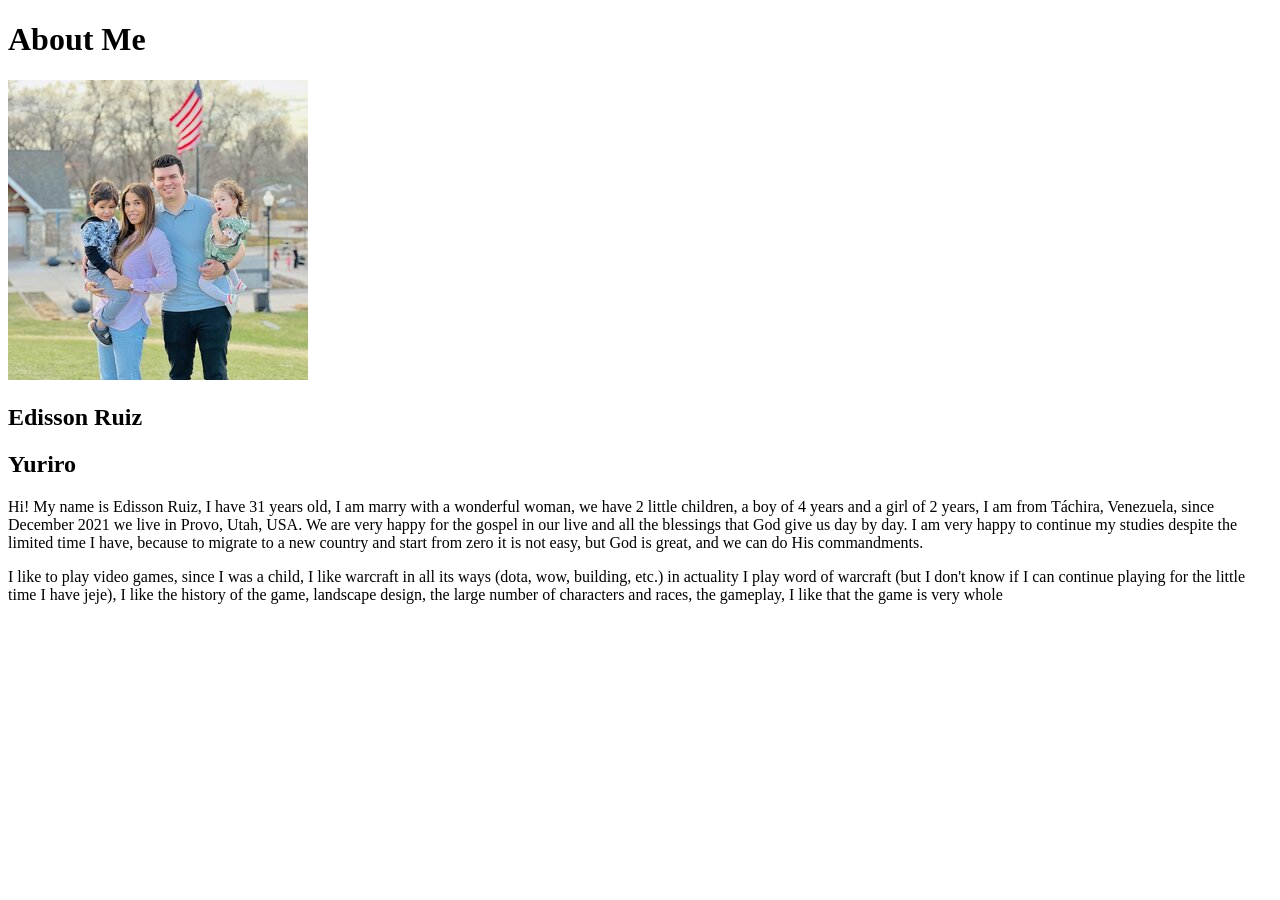
<file: aboutme/index.html>
<!DOCTYPE html>
<html lang="en">
<head>
    <meta charset="UTF-8">
    <meta http-equiv="X-UA-Compatible" content="IE=edge">
    <meta name="viewport" content="width=device-width, initial-scale=1.0">
    <title>All About Me</title>
</head>
<body>
    <h1>About Me</h1>
    <img alt="Image of me and my family?" src="family.jpg">
    <h2>Edisson Ruiz</h2>
    <h2>Yuriro</h2>
    <p>Hi! My name is Edisson Ruiz, I have 31 years old, I am marry with a wonderful woman, we have 2 little children, 
        a boy of 4 years and a girl of 2 years, I am from Táchira, Venezuela, since December 2021 we live in Provo, Utah, 
        USA. We are very happy for the gospel in our live and all the blessings that God give us day by day. 
        I am very happy to continue my studies despite the limited time I have, because to migrate to a new country and 
        start from zero it is not easy, but God is great, and we can do His commandments.</p>
    <p>I like to play video games, since I was a child, I like warcraft in all its ways (dota, wow, building, etc.) 
        in actuality I play word of warcraft (but I don't know if I can continue playing for the little time I have jeje), 
        I like the history of the game, landscape design, the large number of characters and races, the gameplay, 
        I like that the game is very whole</p>
</body>
</html>
</file>
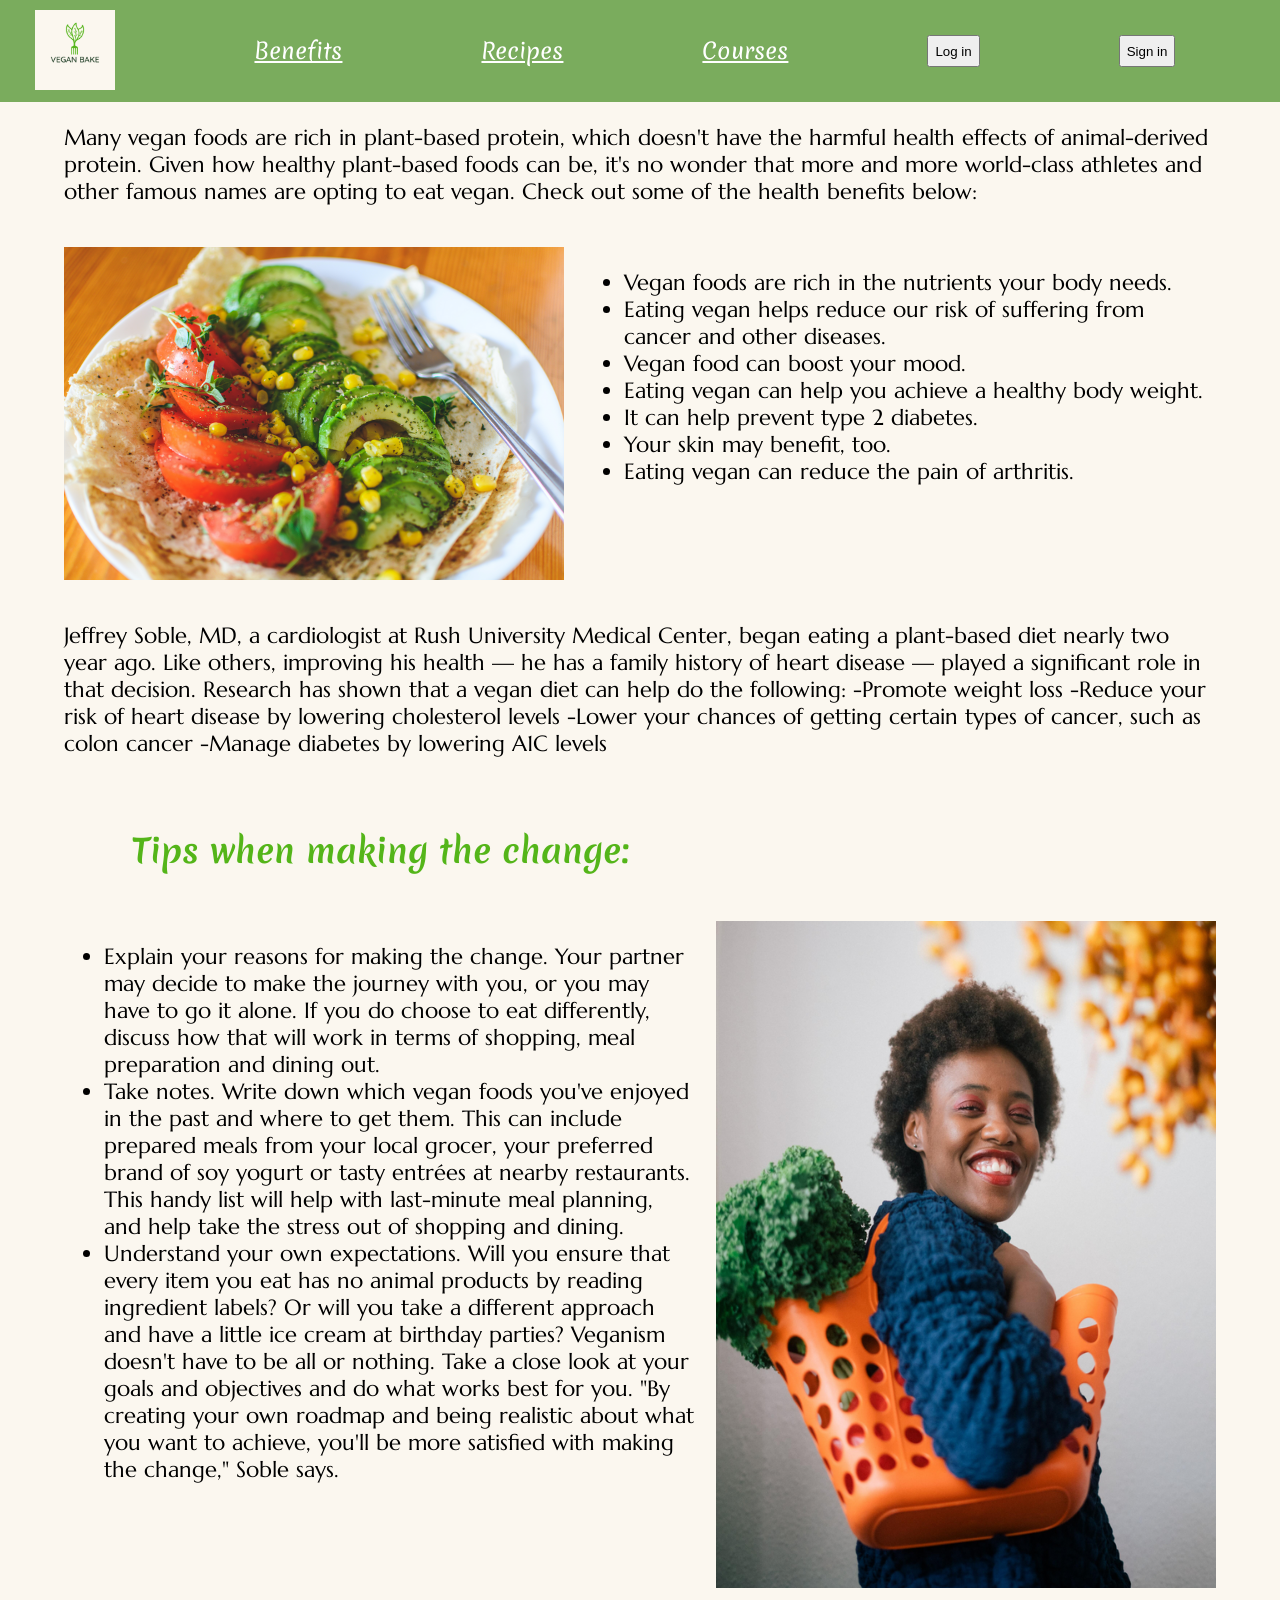
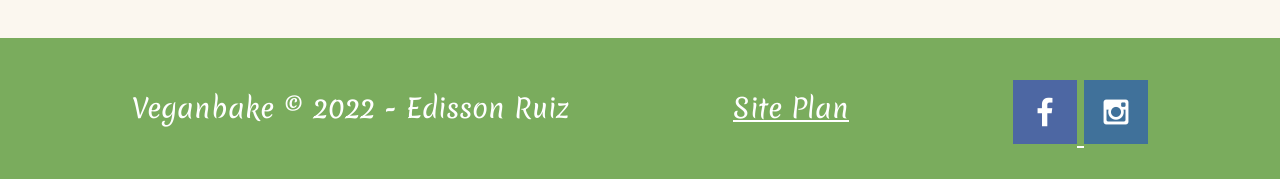
<file: veganbake/index.html>
<!DOCTYPE html>
<html lang="en">
<head>
    <meta charset="UTF-8">
    <meta http-equiv="X-UA-Compatible" content="IE=edge">
    <meta name="viewport" content="width=device-width, initial-scale=1.0">
    <title>Veganbake</title>
    <link rel="stylesheet" href="styles/styles.css">
    <script>
        // Get the modal
        var modal = document.getElementById('id01');
        
        // When the user clicks anywhere outside of the modal, close it
        window.onclick = function(event) {
            if (event.target == modal) {
                modal.style.display = "none";
            }
        }
    </script>
</head>
<body>
    <div id="content">
        <header>
            <a id="logo_link" href="index.html">
                <img class="logo" src="images/logo.png" alt="Logo Veganbake">
            </a>
            <nav>
                <a href="index.html">Benefits</a>
                <a href="recipes.html">Recipes</a>
                <a href="courses.html">Courses</a>
                <!-- Button to open the modal login form -->
                <button onclick="document.getElementById('id01').style.display='block'">Log in</button>
                <button class="log-in">Sign in</button>
            </nav>
        </header>

        <main>
            
            <!-- The Modal -->
            <div id="id01" class="modal">
                <span onclick="document.getElementById('id01').style.display='none'"
                class="close" title="Close Modal">&times;</span>
            
                <!-- Modal Content -->
                <form class="modal-content animate" action="/action_page.php">
                <div class="imgcontainer">
                    <img src="images/logo.png" alt="Logo" class="avatar">
                </div>
            
                <div class="container">
                    <label id="uname"><b>Username</b></label>
                    <input type="text" placeholder="Enter Username" name="uname" required>
            
                    <label id="psw"><b>Password</b></label>
                    <input type="password" placeholder="Enter Password" name="psw" required>
            
                    <button class="button_log" type="submit">Login</button>
                    <label>
                    <input type="checkbox" checked="checked" name="remember"> Remember me
                    </label>
                </div>
            
                <div class="container" style="background-color:#f1f1f1">
                    <button type="button" onclick="document.getElementById('id01').style.display='none'" class="cancelbtn">Cancel</button>
                    <span class="psw">Forgot <a href="#">password?</a></span>
                </div>
                </form>
            </div>

            <section class="benefits">
                <P class="first"> Many vegan foods are rich in plant-based protein, which doesn't have the harmful health effects of animal-derived protein. 
                    Given how healthy plant-based foods can be, it's no wonder that more and more world-class athletes and other famous names
                    are opting to eat vegan. Check out some of the health benefits below: </P>
                <img class="food" src="images/food.png" alt="Vengan food">
                <ul class="second">
                    <li>Vegan foods are rich in the nutrients your body needs. </li>
                    <li>Eating vegan helps reduce our risk of suffering from cancer and other diseases.</li>
                    <li>Vegan food can boost your mood. </li>
                    <li>Eating vegan can help you achieve a healthy body weight.</li>
                    <li>It can help prevent type 2 diabetes. </li>
                    <li>Your skin may benefit, too. </li>
                    <li>Eating vegan can reduce the pain of arthritis. </li>
                </ul>
                <p class="third"> Jeffrey Soble, MD, a cardiologist at Rush University Medical Center, began eating a plant-based diet nearly two year ago. 

                    Like others, improving his health — he has a family history of heart disease — played a significant role in that decision.
                    Research has shown that a vegan diet can help do the following: 
            
                    -Promote weight loss
                    -Reduce your risk of heart disease by lowering cholesterol levels 
                    -Lower your chances of getting certain types of cancer, such as colon cancer       
                    -Manage diabetes by lowering A1C levels</p>

                <h2>Tips when making the change: </h2>
                
                <ul class="fourth">
                    <li>Explain your reasons for making the change. Your partner may decide to make the journey with you, or you may have to go it alone.
                        If you do choose to eat differently, discuss how that will work in terms of shopping, meal preparation and dining out.</li>
                    <li>Take notes. 
                        Write down which vegan foods you've enjoyed in the past and where to get them. This can include prepared meals from
                        your local grocer, your preferred brand of soy yogurt or tasty entrées at nearby restaurants. This handy list will help
                        with last-minute meal planning, and help take the stress out of shopping and dining. </li>
                    <li>Understand your own expectations. 
                        Will you ensure that every item you eat has no animal products by reading ingredient labels? Or will you take a different
                        approach and have a little ice cream at birthday parties? Veganism doesn't have to be all or nothing. Take a close look 
                        at your goals and objectives and do what works best for you. "By creating your own roadmap and being realistic about 
                        what you want to achieve, you'll be more satisfied with making the change," Soble says.</li>
                </ul>

                <img class="person" src="images/person.png" alt="Happy person">
            </section>

            <footer>
                <p>Veganbake © 2022 - Edisson Ruiz</p>
                <p><a href="site-plan.html">Site Plan</a></p>
                <div class="social">
                    <a href="http://facebook.com" target="_blank">
                        <img src="images/facebook.png" alt="facebook icon">
                    </a>
                    <a href="https://instagram.com" target="_blank">
                        <img src="images/instagram.png" alt="instagram icon">
                    </a>
                </div>
            </footer>
        </main>
    </div>
</body>
</html>
</file>
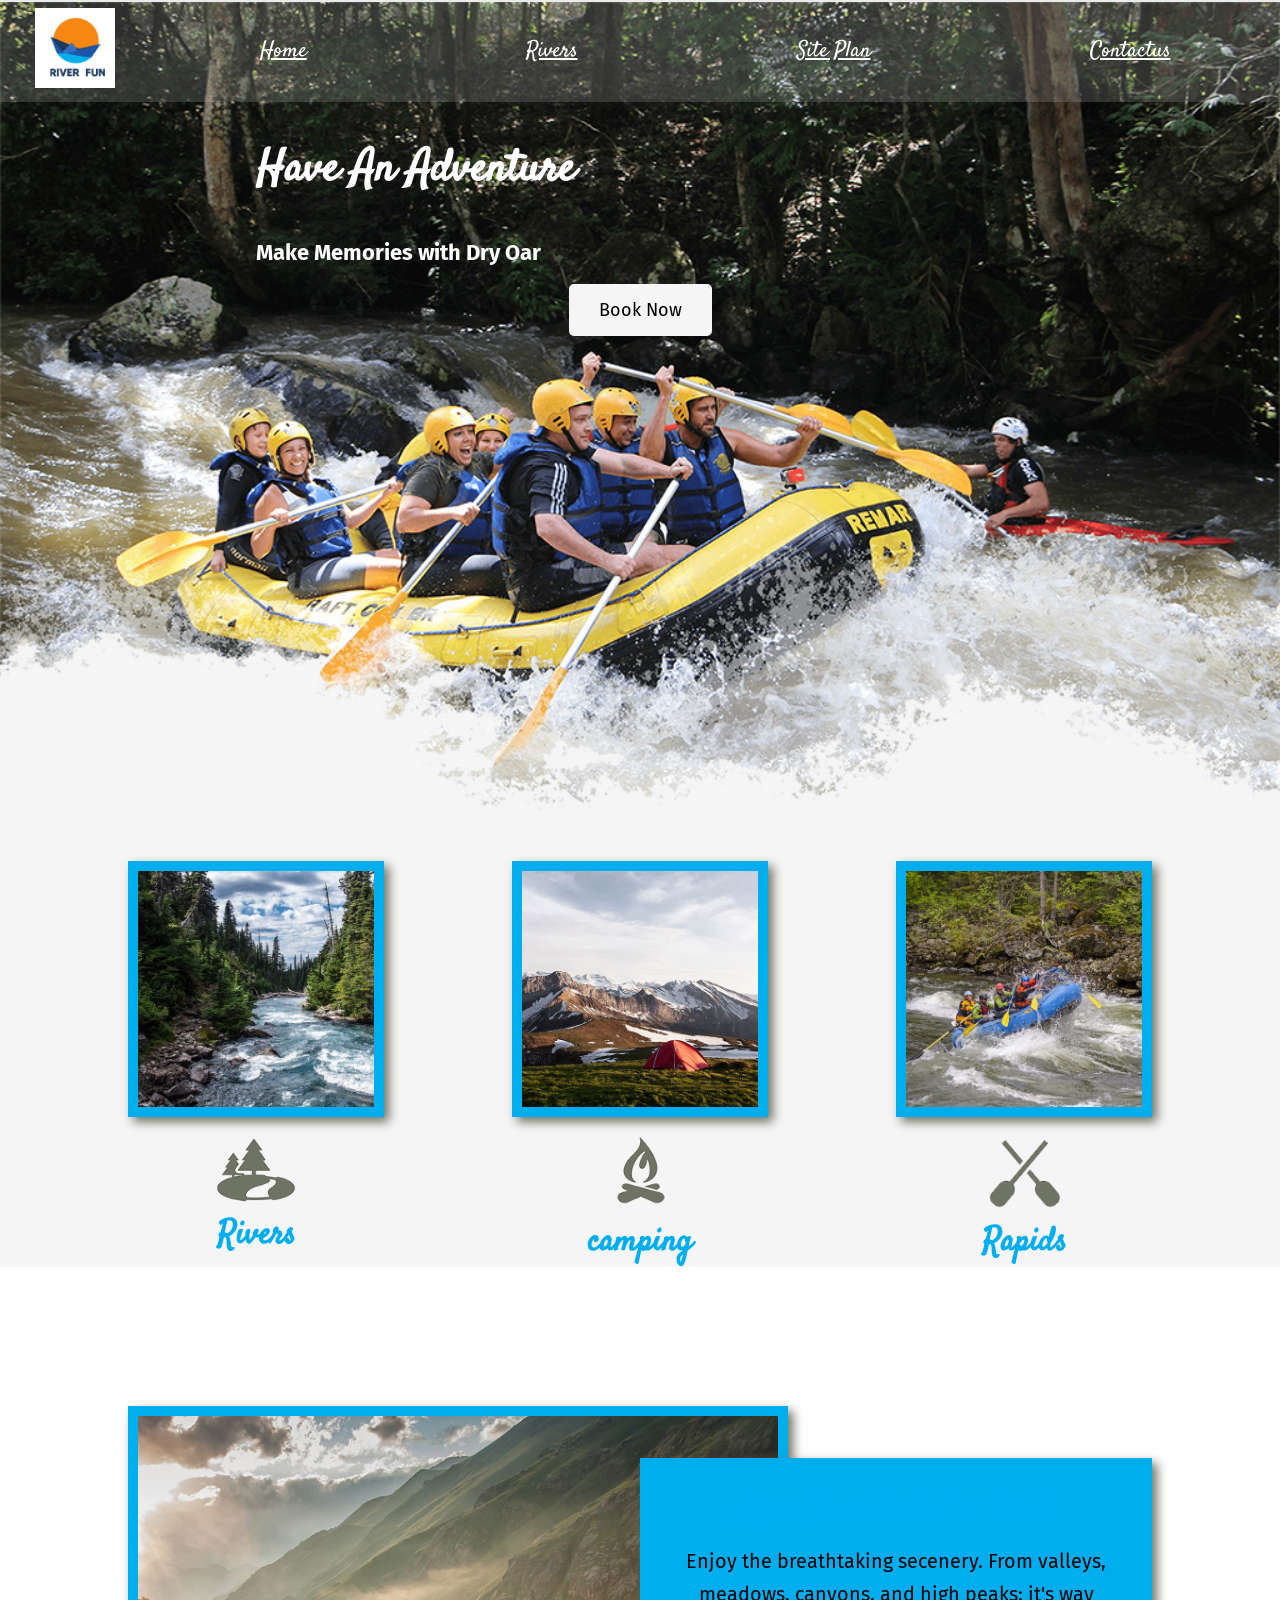
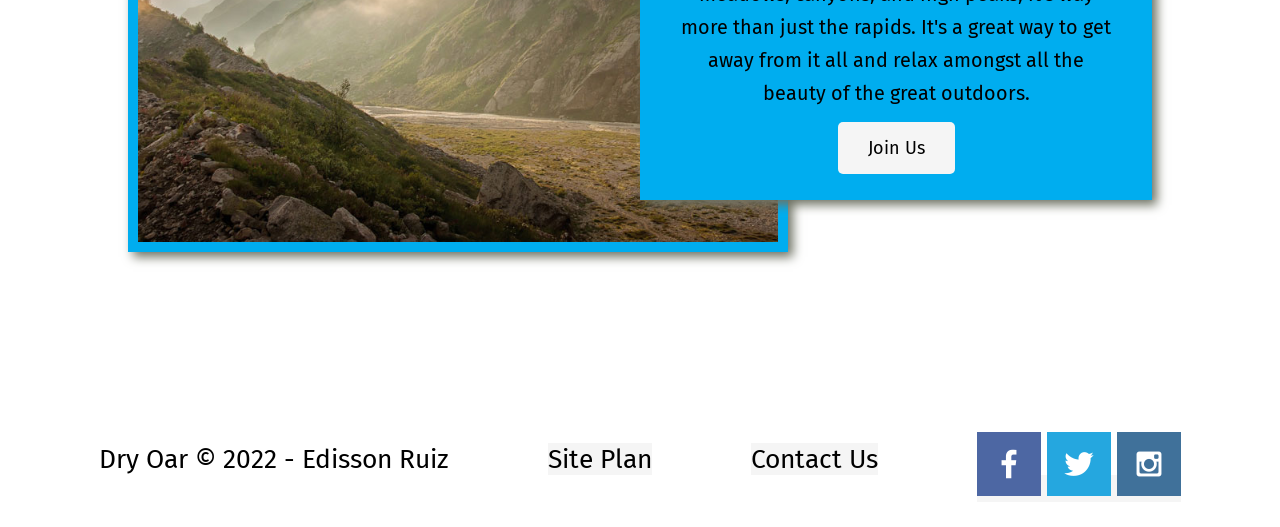
<file: wwr/index.html>
<!DOCTYPE html>
<html lang="en">
<head>
    <meta charset="UTF-8">
    <meta http-equiv="X-UA-Compatible" content="IE=edge">
    <meta name="viewport" content="width=device-width, initial-scale=1.0">
    <title> Dry Oar Boating </title>
    <link rel="stylesheet" href="styles/style.css">
</head>
<body>
    <div id="content">
        <header>
            <a id="logo_link" href="index.html">
                <img class="logo" src="images/logo.png" alt="Dry Oar Logo">
            </a>
            <nav>
                <a href="index.html">Home</a>
                <a href="rivers.html">Rivers</a>
                <a href="site-plan-rafting.html">Site Plan</a>
                <a href="contactus.html">Contactus</a>
            </nav>
        </header>

        <div id="hero">
            <div id="hero-box">
                <img id="hero-img" src="images/hero.png" alt="People enjoying rafting">
            </div>
            <section id="hero-msg">
                <h1 class="home-title">Have An Adventure</h1>
                <h4>Make Memories  with Dry Oar</h4>
                <div class="button-box">
                    <a class="book" href="contactus.html">Book Now</a>
                </div>
            </section>
        </div>

        <main class="home-grid">
            <section class="rivers-card">
                <img class="card-img" src="images/rivers.jpg" alt="river in forest">
                <img class="icon" src="images/river_icon.png" alt="river icon">
                <h2>Rivers</h2>
            </section>
            <section class="camping-card">
                <img class="card-img" src="images/camping.jpg" alt="tent in mountains">
                <img class="icon" src="images/fire_icon.png" alt="fire icon">
                <h2>camping</h2>
            </section>
            <section class="rapids-card">
                <img class="card-img" src="images/rapids.jpg" alt="rafting boat">
                <img class="icon" src="images/oars.png" alt="oars icon">
                <h2>Rapids</h2>
            </section>
            <div id="background"></div>
            <img class="mountains" src="images/mountains.jpg" alt="misty mountains">
            <section class="msg">
                <h2>More Than Just The Thrill</h2>
                <P>Enjoy the breathtaking secenery. From valleys, meadows, canyons, and high peaks; it's way more than just the rapids. It's a great way to get away from it all and relax amongst all the beauty of the great outdoors.</P>
                <a class="join" href="rivers.html">Join Us</a>
            </section>
        
            <footer>
                <p>Dry Oar © 2022 - Edisson Ruiz</p>
                <p><a href="site-plan-rafting.html">Site Plan</a></p>
                <p><a href="contactus.html">Contact Us</a></p>
                <div class="social">
                    <a href="https://facebook.com" target="_blank">
                        <img src="images/facebook.png" alt="fb icon">
                    </a>
                    <a href="https://twitter.com" target="_blank">
                        <img src="images/twitter.png" alt="twitter icon">
                    </a>
                    <a href="https://instagram.com" target="_blank">
                        <img src="images/instagram.png" alt="instagram icon">
                    </a>
                </div>
            </footer>        
        </main>
    </div>
</body>
</html>
</file>
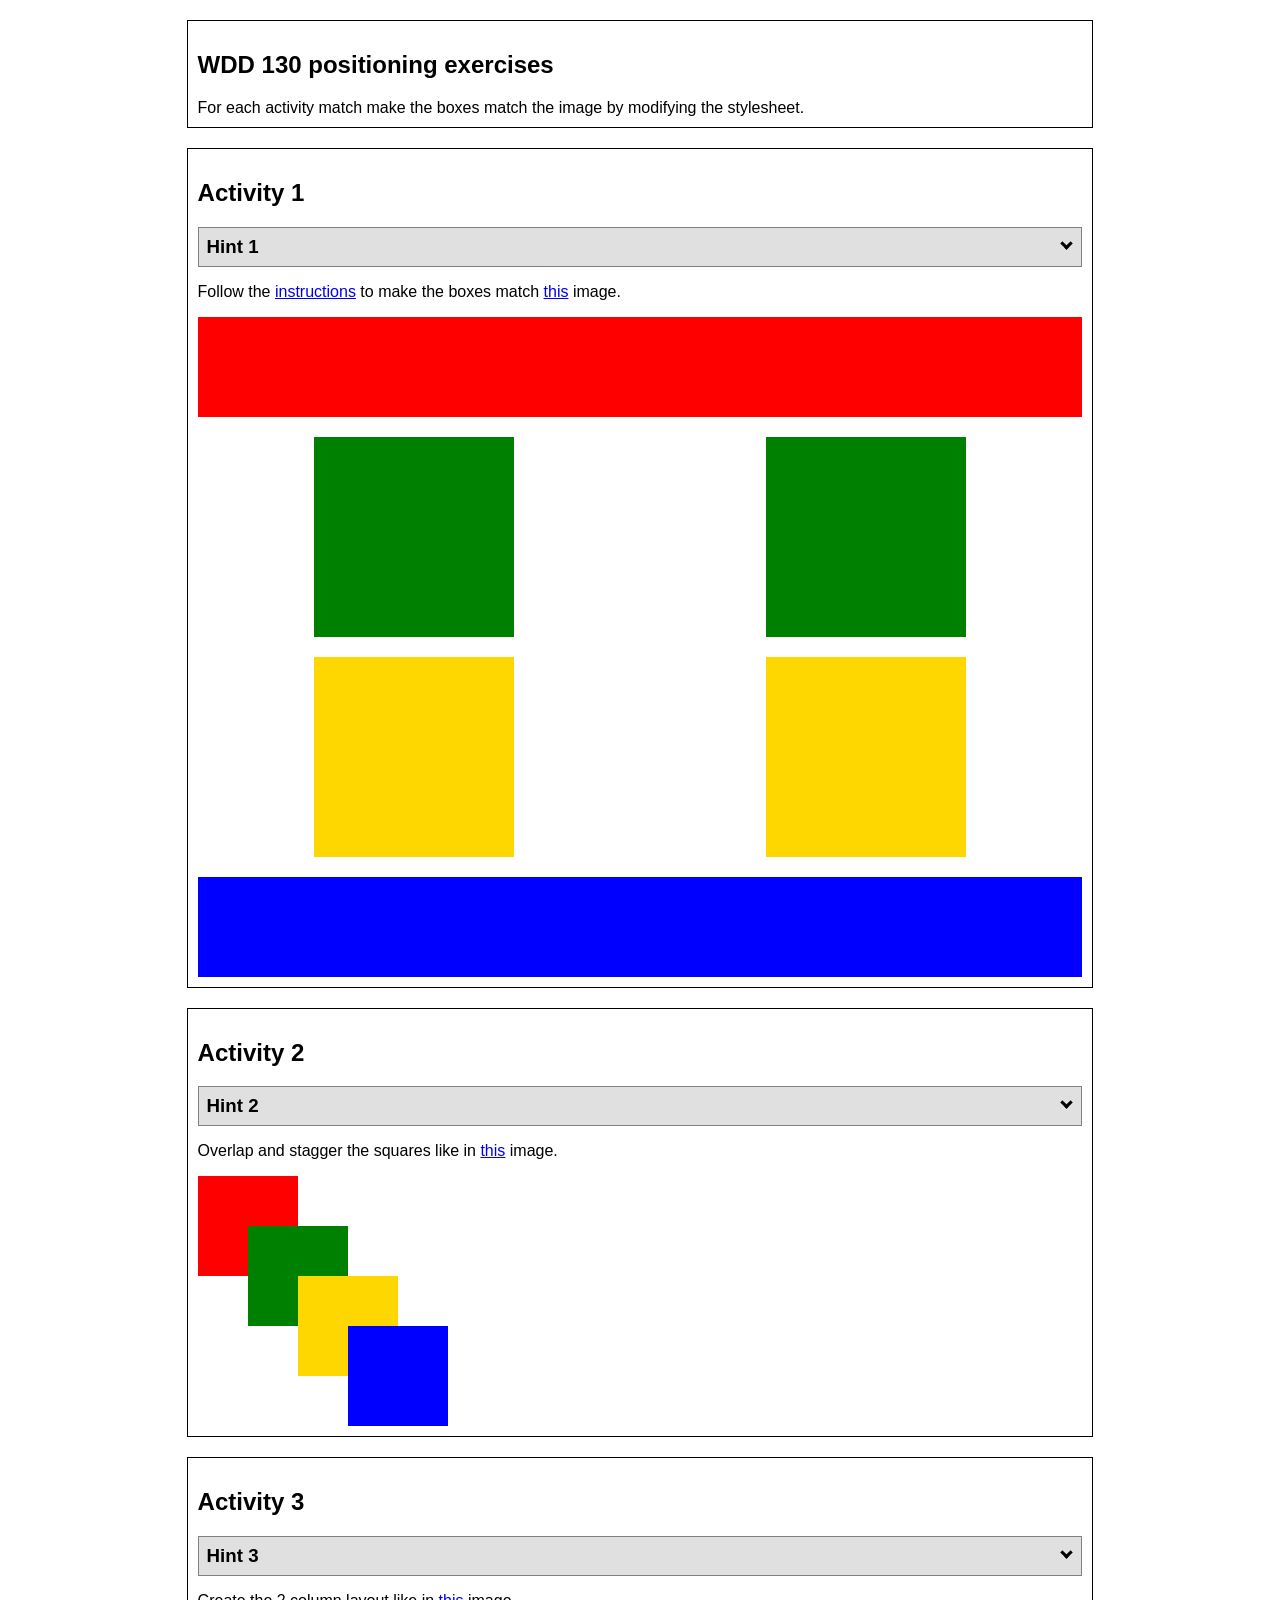
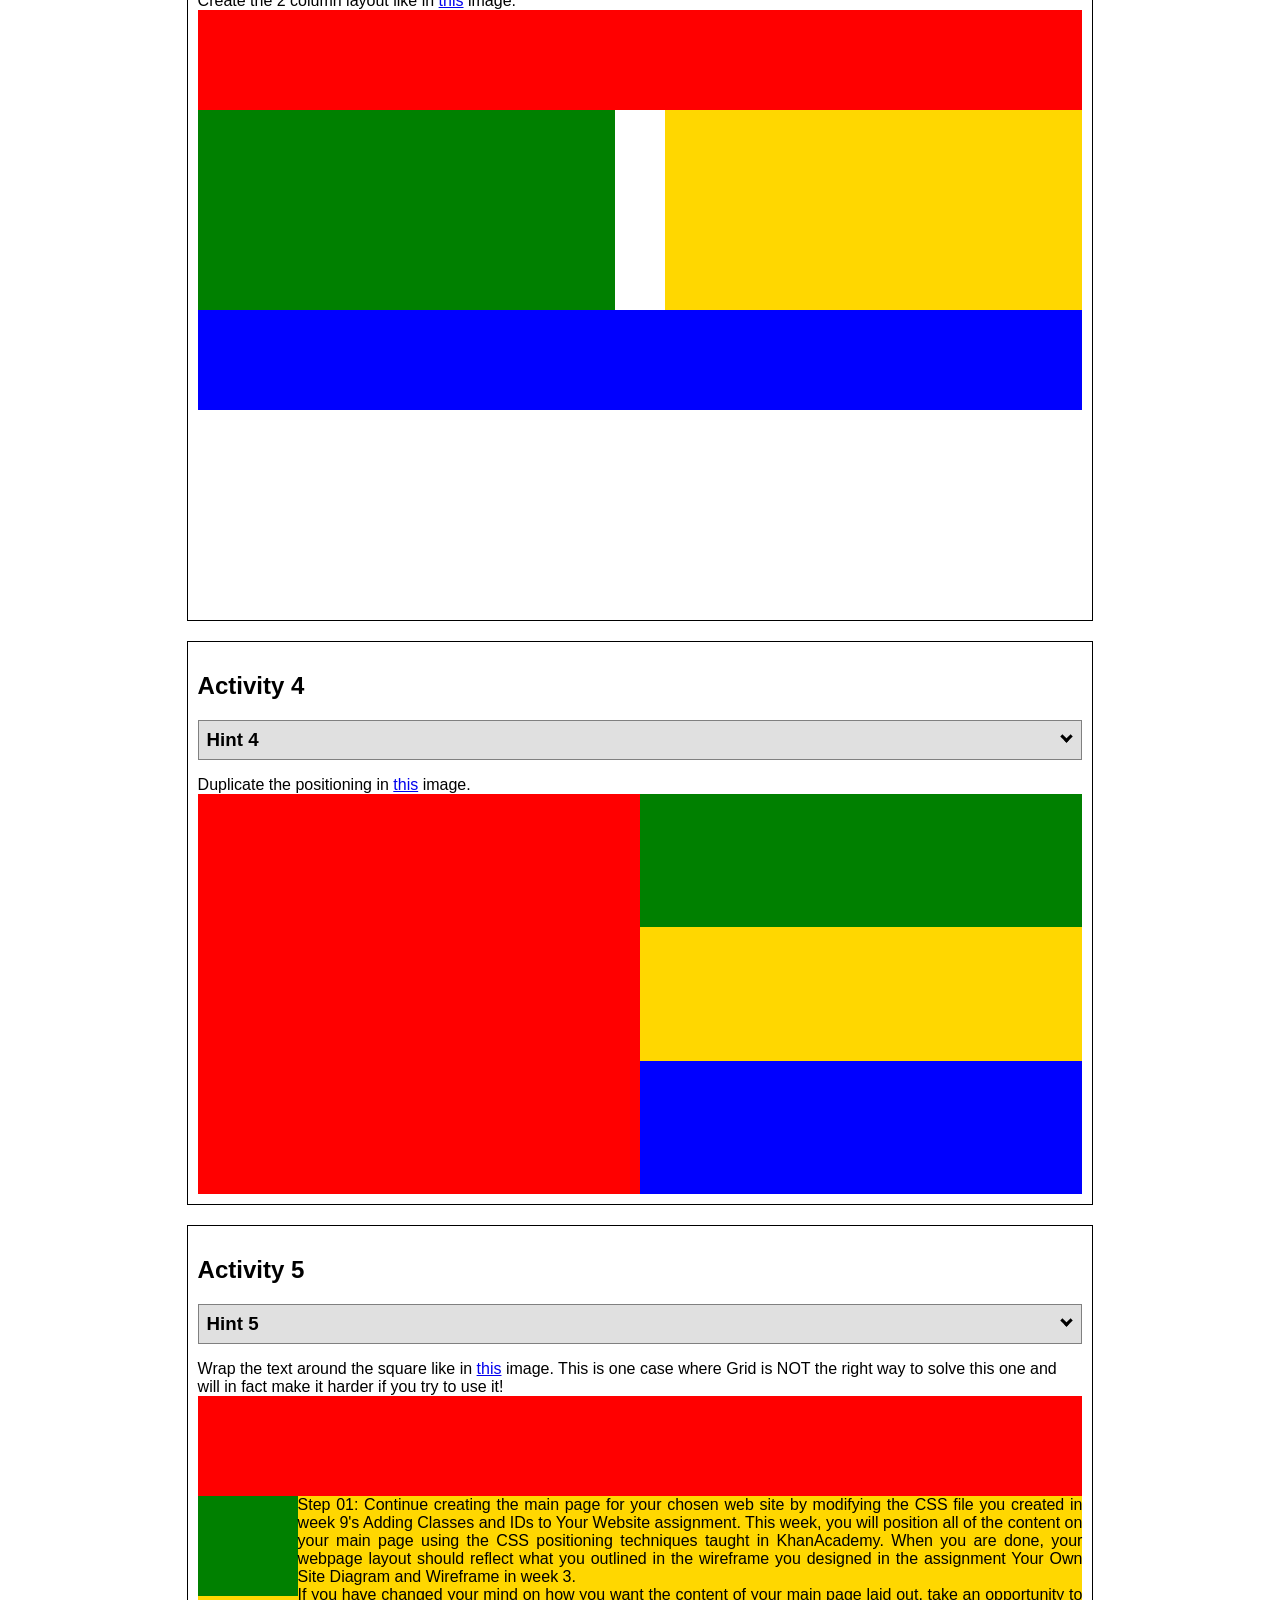
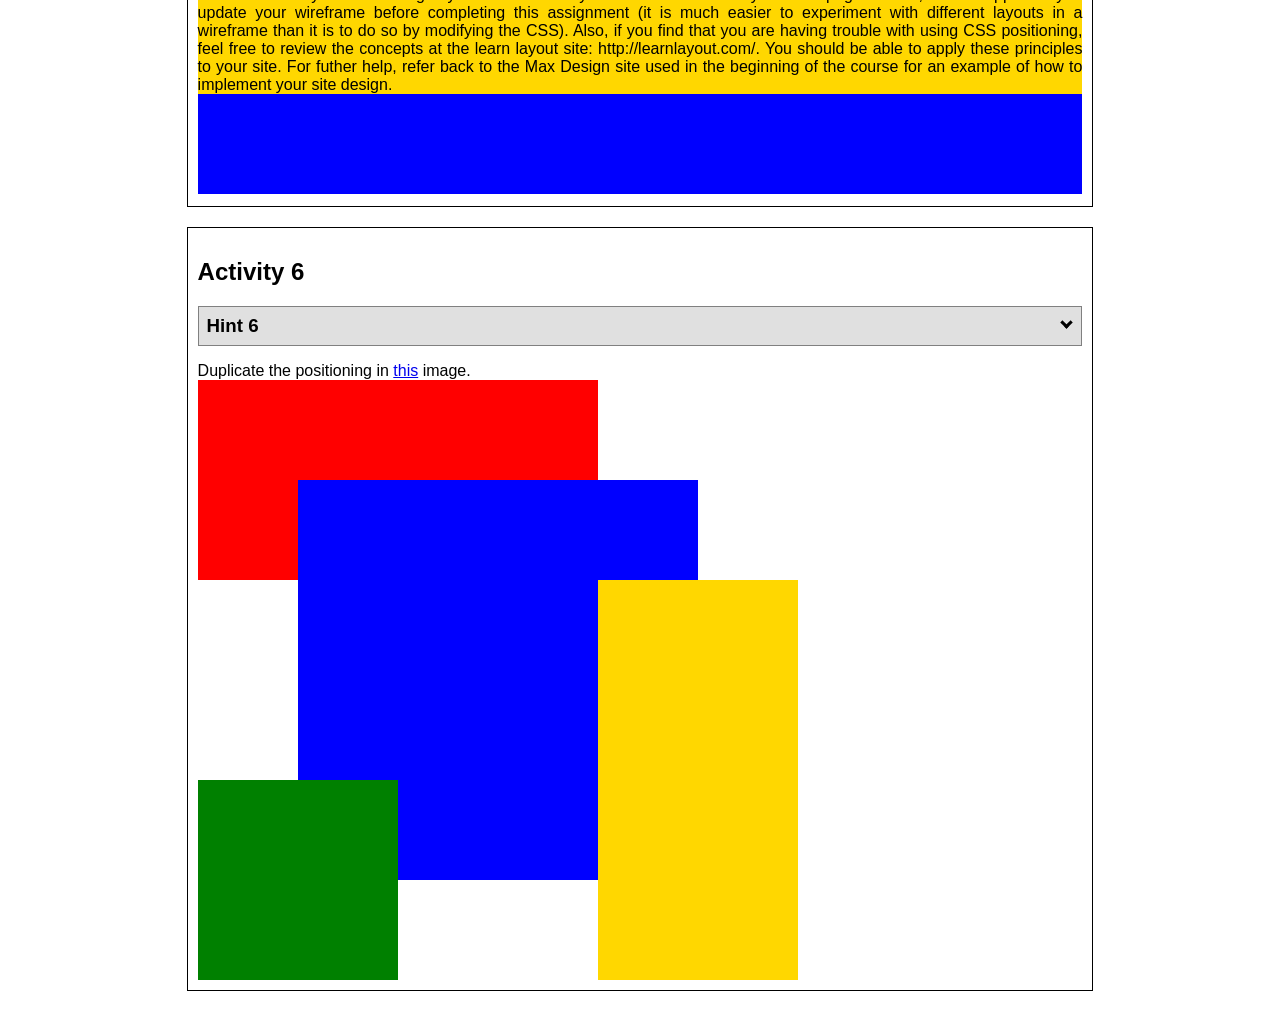
<file: positioning.html>
<!DOCTYPE html>
<html lang="en">
  <head>
    <!-- HTML - Name: positioning.html -->
    <title>Positioning Activity</title>
    <link rel="stylesheet" type="text/css" href="positionstyles.css" />
  </head>
  <body>
    <div class="activity">
      <h2>WDD 130 positioning exercises</h2>
      For each activity match make the boxes match the image by modifying the stylesheet.</div>
    <div class="activity">
      <h2>Activity 1</h2>
      <section class="hint"><input type="checkbox" ><i></i> <h3>Hint 1</h3><div><p>Check out the <a href="https://byui-wdd.github.io/wdd130/activities/w06-css-positioning.html" target="_blank">activity instructions</a> in Ilearn!</p></div></section>
      <p>Follow the <a href="https://byui-wdd.github.io/wdd130/activities/w06-css-positioning.html" target="_blank">instructions</a> to make the boxes match  <a href="https://byui-wdd.github.io/wdd130/images/example1.png" target="_blank">this</a> image.</p>
      <div class="content1" >
        <div class="red1" ></div>
        <div class="green1" ></div>
        <div class="green1" ></div>
        <div class="yellow1"></div>
        <div class="yellow1"></div>
        <div class="blue1"></div>
      </div>
    </div>
    <div class="activity">
      <h2>Activity 2</h2>
      <section class="hint"><input type="checkbox" > <h3>Hint 2</h3><i></i><div><p>Remember that the best way to shift elements around slightly on the page is with Margins.  You could also use Grid.  Either would work for this. If you choose margin, you can use a <em>negative</em> margin. (ie margin-top: -20px;)</p><h4>Properties used:</h4><ul><li>margin-top, margin-left</li><li>...or...</li><li>grid-template-columns: 50px 50px 50px 50px 50px </li></ul></div></section>
      <p>Overlap and stagger the squares like in <a href="https://byui-wdd.github.io/wdd130/images/example2.png" target="_blank">this</a> image.</p>
      <div class="content2" >
        <div class="red2" ></div>
        <div class="green2" ></div>
        <div class="yellow2"></div>
        <div class="blue2"></div>
      </div>
    </div>
    <div class="activity">
      <h2>Activity 3</h2>
      <section class="hint"><input type="checkbox" > <h3>Hint 3</h3><i></i><div><p>This one is going to be best solved with CSS Grid. Remember to make the boxes the right width first...then start moving them around. </p><h4>Properties used:</h4><ul><li>display:grid;</li><li>grid-template-columns:</li><li>grid-column-gap:</li>
        <li>grid-column:</li>  </ul></div></section>
      Create the 2 column layout like in <a href="https://byui-wdd.github.io/wdd130/images/example3.png" target="_blank">this</a>  image.
      <div class="content3" >
        <div class="red3" ></div>
        <div class="green3" ></div>
        <div class="yellow3"></div>
        <div class="blue3"></div>
      </div>
    </div>
    <div class="activity">
      <h2>Activity 4</h2>
      <section class="hint"><input type="checkbox" > <h3>Hint 4</h3><i></i><div><p>For the others we have been primarily concerned with width. For this one you will need to adjust height as well. </p><h4>Properties used:</h4><ul><li>display:grid;</li><li>grid-template-columns:</li><li>grid-row:</li></ul></div></section>
      Duplicate the positioning in <a href="https://byui-wdd.github.io/wdd130/images/example4.png" target="_blank">this</a> image. 
      <div class="content4" >
        <div class="red4" ></div>
        <div class="green4" ></div>
        <div class="yellow4"></div>
        <div class="blue4"></div>
      </div>
    </div>

    <div class="activity">
      <h2>Activity 5</h2>
      <section class="hint"><input type="checkbox" > <h3>Hint 5</h3><i></i><div><p>Grid is <strong>not</strong> the right way to do this.  In fact there is only one way to really do that...and that is with float. Remember that we float the thing we want the text to wrap around.  Also remember to start by making all the shapes the right size and shape.</p><h4>Properties used:</h4><ul><li>float: left;</li></ul></div></section>
      Wrap the text around the square like in <a href="https://byui-wdd.github.io/wdd130/images/example5.png" target="_blank">this</a> image. This is one case where Grid is NOT the right way to solve this one and will in fact make it harder if you try to use it!
      <div class="content5" >
        <div class="red5" ></div>
        <div class="green5" ></div>
        <div class="yellow5">Step 01: Continue creating the main page for your chosen web site by modifying the CSS file you created in week 9's Adding Classes and IDs to Your Website assignment. This week, you will position all of the content on your main page using the CSS positioning techniques taught in KhanAcademy. When you are done, your webpage layout should reflect what you outlined in the wireframe you designed in the assignment Your Own Site Diagram and Wireframe in week 3.<br/>
          If you have changed your mind on how you want the content of your main page laid out, take an opportunity to update your wireframe before completing this assignment (it is much easier to experiment with different layouts in a wireframe than it is to do so by modifying the CSS). Also, if you find that you are having trouble with using CSS positioning, feel free to review the concepts at the learn layout site: http://learnlayout.com/. You should be able to apply these principles to your site. For futher help, refer back to the Max Design site used in the beginning of the course for an example of how to implement your site design.</div>
        <div class="blue5"></div>
      </div>
    </div>
    <div class="activity">
      <h2>Activity 6</h2>
      <section class="hint"><input type="checkbox" > <h3>Hint 6</h3><i></i><div><p>This one is all about visualizing the grid behind the layout. If you are having a hard time doing that first: all the sizes are even multiples of 100, and second here is another example with the lines drawn: <a href="https://byui-wdd.github.io/wdd130/images/example6-hint.png" target="_blank">example 6 with lines</a>. For this one you will find it easiest if you use px for the column width. You can also use <kbd>z-index</kbd> to control the element layering.    </p><h4>Properties used:</h4><ul><li>display:grid;</li><li>grid-template-columns:</li><li>grid-column:</li><li>grid-row:</li><li><a href="https://www.w3schools.com/cssref/pr_pos_z-index.asp" target="_blank">z-index:</a></li></ul></div></section>
      Duplicate the positioning in <a href="https://byui-wdd.github.io/wdd130/images/example6.png" target="_blank">this</a> image.
      <div class="content6" >
        <div class="red6" ></div>
        <div class="green6" ></div>
        <div class="yellow6"></div>
        <div class="blue6"></div>
      </div>
    </div>
  </body>
</html>
</file>
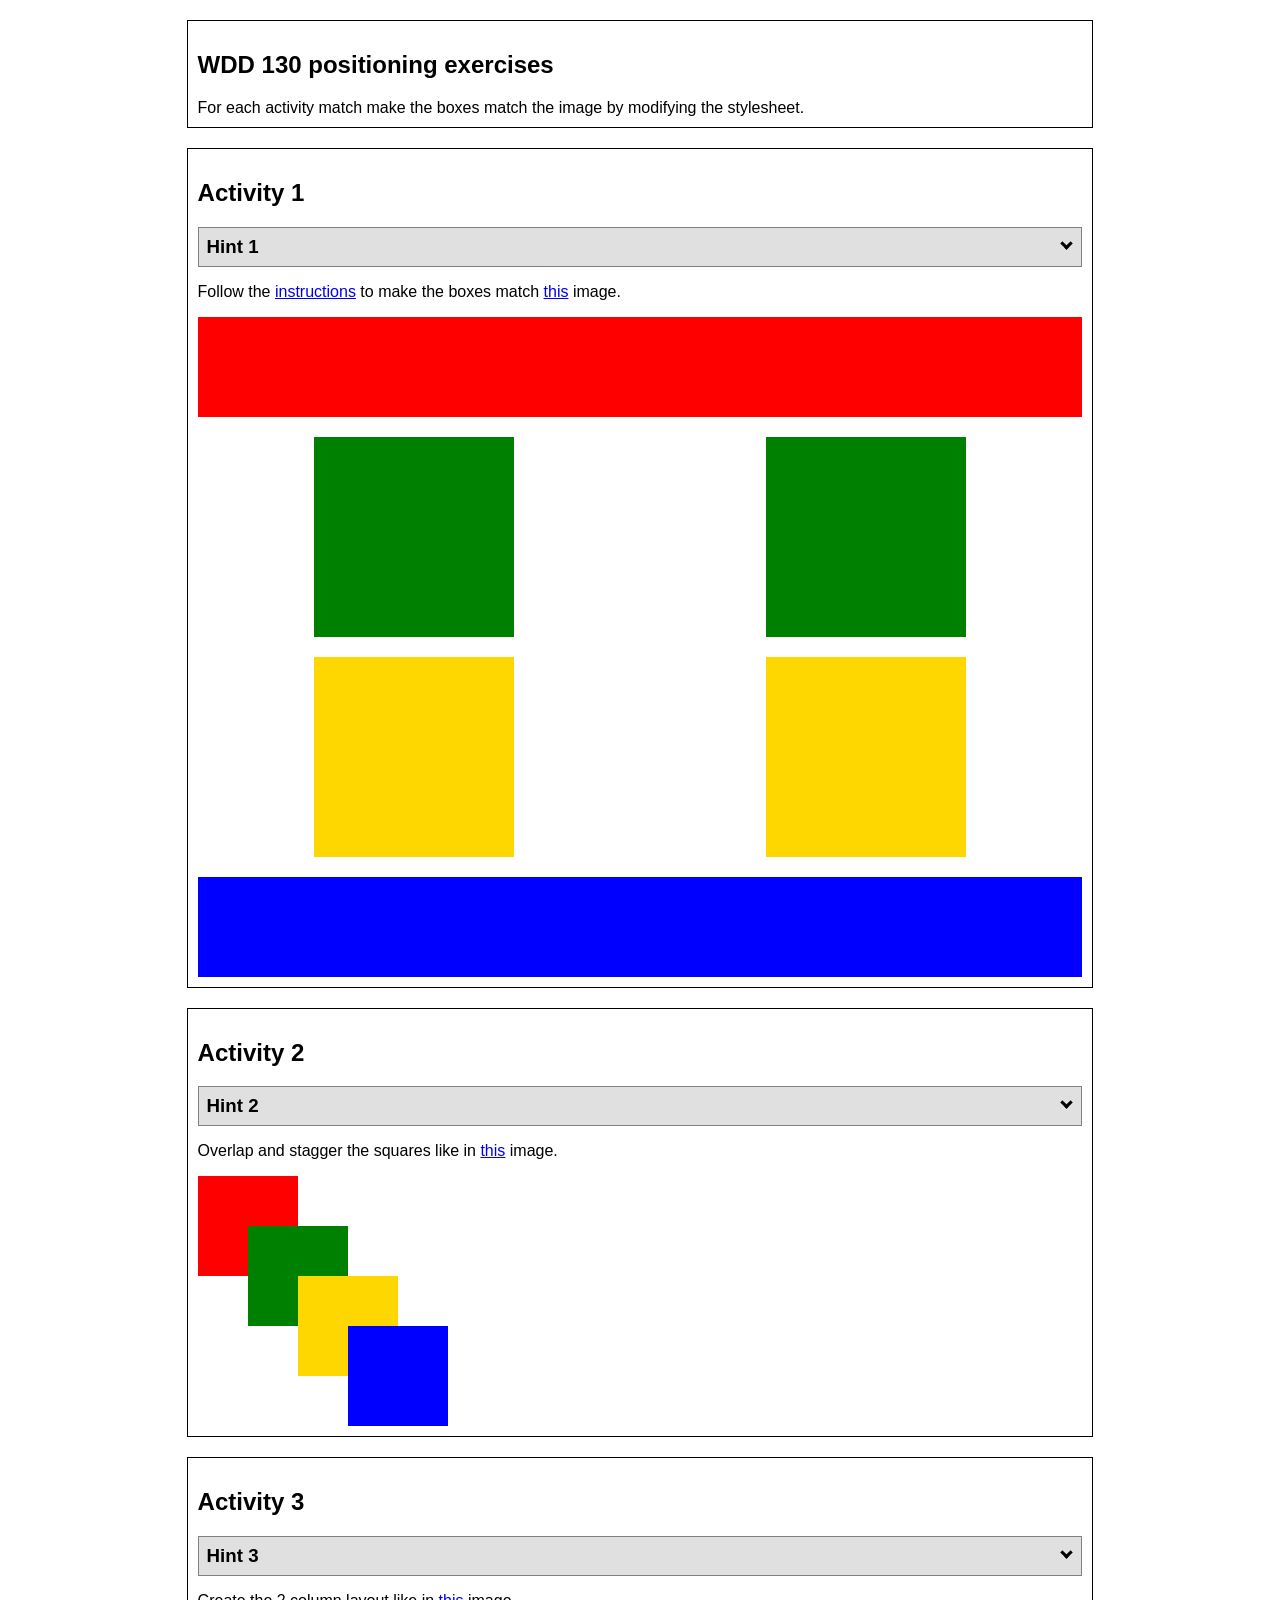
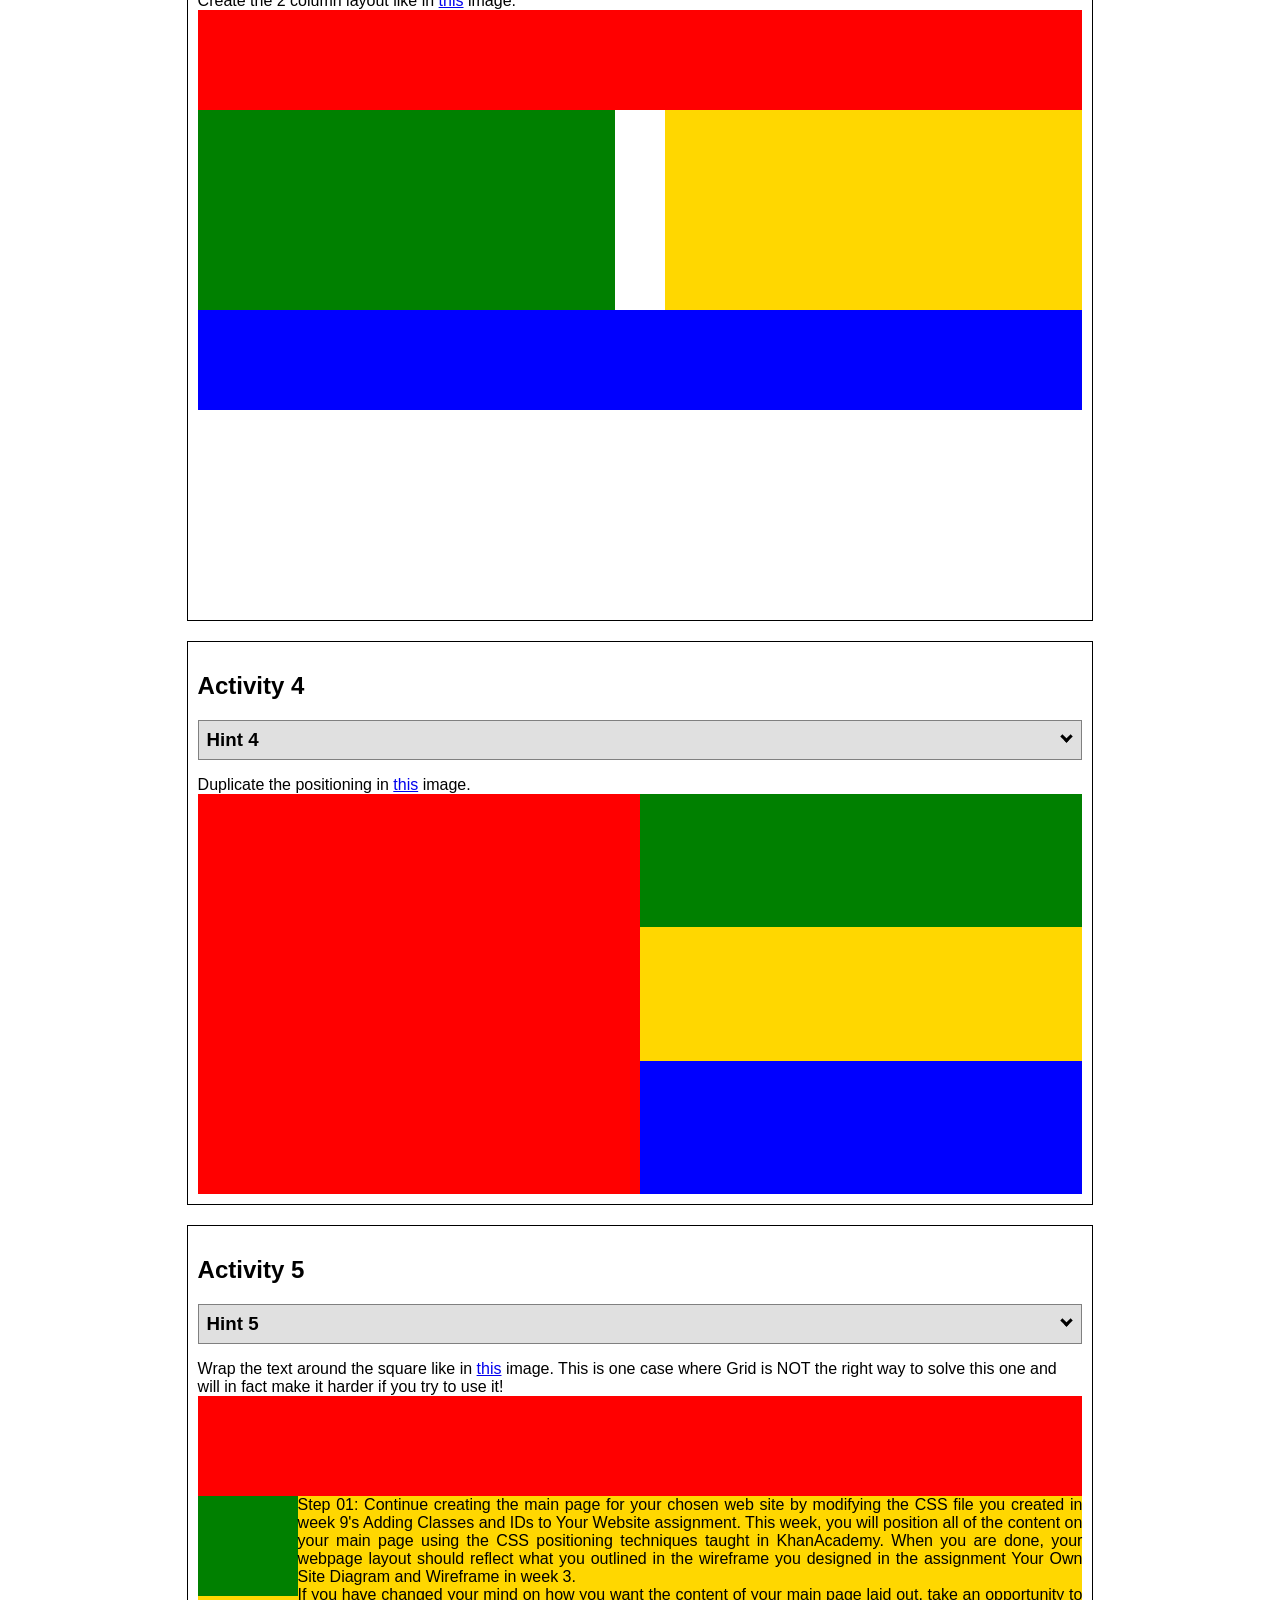
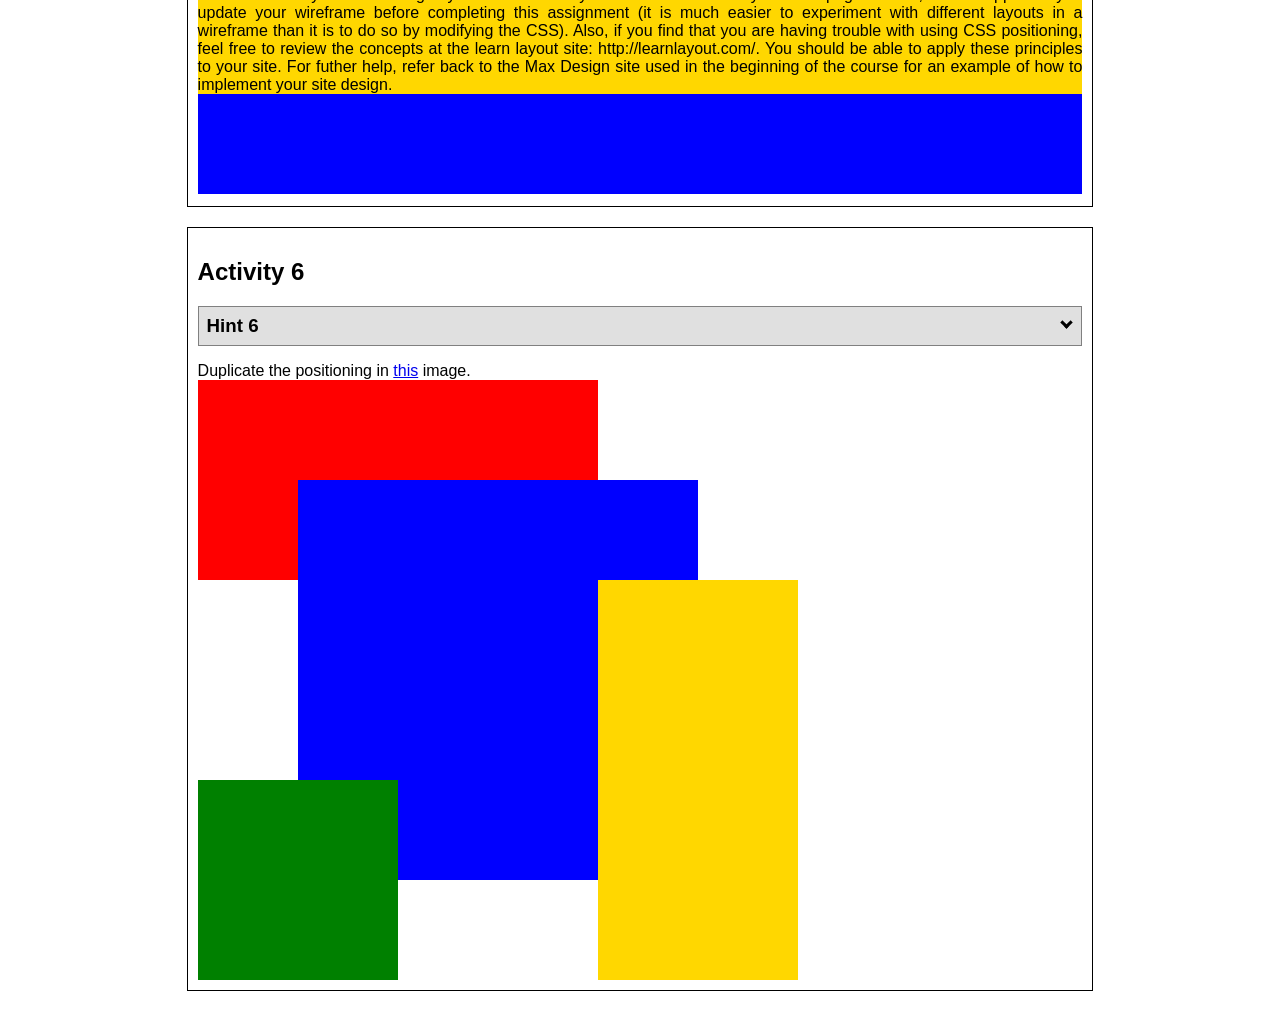
<file: positioning/positioning.html>
<!DOCTYPE html>
<html lang="en">
  <head>
    <!-- HTML - Name: positioning.html -->
    <title>Positioning Activity</title>
    <link rel="stylesheet" type="text/css" href="positionstyles.css" />
  </head>
  <body>
    <div class="activity">
      <h2>WDD 130 positioning exercises</h2>
      For each activity match make the boxes match the image by modifying the stylesheet.</div>
    <div class="activity">
      <h2>Activity 1</h2>
      <section class="hint"><input type="checkbox" ><i></i> <h3>Hint 1</h3><div><p>Check out the <a href="https://byui-wdd.github.io/wdd130/activities/w06-css-positioning.html" target="_blank">activity instructions</a> in Ilearn!</p></div></section>
      <p>Follow the <a href="https://byui-wdd.github.io/wdd130/activities/w06-css-positioning.html" target="_blank">instructions</a> to make the boxes match  <a href="https://byui-wdd.github.io/wdd130/images/example1.png" target="_blank">this</a> image.</p>
      <div class="content1" >
        <div class="red1" ></div>
        <div class="green1" ></div>
        <div class="green1" ></div>
        <div class="yellow1"></div>
        <div class="yellow1"></div>
        <div class="blue1"></div>
      </div>
    </div>
    <div class="activity">
      <h2>Activity 2</h2>
      <section class="hint"><input type="checkbox" > <h3>Hint 2</h3><i></i><div><p>Remember that the best way to shift elements around slightly on the page is with Margins.  You could also use Grid.  Either would work for this. If you choose margin, you can use a <em>negative</em> margin. (ie margin-top: -20px;)</p><h4>Properties used:</h4><ul><li>margin-top, margin-left</li><li>...or...</li><li>grid-template-columns: 50px 50px 50px 50px 50px </li></ul></div></section>
      <p>Overlap and stagger the squares like in <a href="https://byui-wdd.github.io/wdd130/images/example2.png" target="_blank">this</a> image.</p>
      <div class="content2" >
        <div class="red2" ></div>
        <div class="green2" ></div>
        <div class="yellow2"></div>
        <div class="blue2"></div>
      </div>
    </div>
    <div class="activity">
      <h2>Activity 3</h2>
      <section class="hint"><input type="checkbox" > <h3>Hint 3</h3><i></i><div><p>This one is going to be best solved with CSS Grid. Remember to make the boxes the right width first...then start moving them around. </p><h4>Properties used:</h4><ul><li>display:grid;</li><li>grid-template-columns:</li><li>grid-column-gap:</li>
        <li>grid-column:</li>  </ul></div></section>
      Create the 2 column layout like in <a href="https://byui-wdd.github.io/wdd130/images/example3.png" target="_blank">this</a>  image.
      <div class="content3" >
        <div class="red3" ></div>
        <div class="green3" ></div>
        <div class="yellow3"></div>
        <div class="blue3"></div>
      </div>
    </div>
    <div class="activity">
      <h2>Activity 4</h2>
      <section class="hint"><input type="checkbox" > <h3>Hint 4</h3><i></i><div><p>For the others we have been primarily concerned with width. For this one you will need to adjust height as well. </p><h4>Properties used:</h4><ul><li>display:grid;</li><li>grid-template-columns:</li><li>grid-row:</li></ul></div></section>
      Duplicate the positioning in <a href="https://byui-wdd.github.io/wdd130/images/example4.png" target="_blank">this</a> image. 
      <div class="content4" >
        <div class="red4" ></div>
        <div class="green4" ></div>
        <div class="yellow4"></div>
        <div class="blue4"></div>
      </div>
    </div>

    <div class="activity">
      <h2>Activity 5</h2>
      <section class="hint"><input type="checkbox" > <h3>Hint 5</h3><i></i><div><p>Grid is <strong>not</strong> the right way to do this.  In fact there is only one way to really do that...and that is with float. Remember that we float the thing we want the text to wrap around.  Also remember to start by making all the shapes the right size and shape.</p><h4>Properties used:</h4><ul><li>float: left;</li></ul></div></section>
      Wrap the text around the square like in <a href="https://byui-wdd.github.io/wdd130/images/example5.png" target="_blank">this</a> image. This is one case where Grid is NOT the right way to solve this one and will in fact make it harder if you try to use it!
      <div class="content5" >
        <div class="red5" ></div>
        <div class="green5" ></div>
        <div class="yellow5">Step 01: Continue creating the main page for your chosen web site by modifying the CSS file you created in week 9's Adding Classes and IDs to Your Website assignment. This week, you will position all of the content on your main page using the CSS positioning techniques taught in KhanAcademy. When you are done, your webpage layout should reflect what you outlined in the wireframe you designed in the assignment Your Own Site Diagram and Wireframe in week 3. <br />
          If you have changed your mind on how you want the content of your main page laid out, take an opportunity to update your wireframe before completing this assignment (it is much easier to experiment with different layouts in a wireframe than it is to do so by modifying the CSS). Also, if you find that you are having trouble with using CSS positioning, feel free to review the concepts at the learn layout site: http://learnlayout.com/. You should be able to apply these principles to your site. For futher help, refer back to the Max Design site used in the beginning of the course for an example of how to implement your site design.</div>
        <div class="blue5"></div>
      </div>
    </div>
    <div class="activity">
      <h2>Activity 6</h2>
      <section class="hint"><input type="checkbox" > <h3>Hint 6</h3><i></i><div><p>This one is all about visualizing the grid behind the layout. If you are having a hard time doing that first: all the sizes are even multiples of 100, and second here is another example with the lines drawn: <a href="https://byui-wdd.github.io/wdd130/images/example6-hint.png" target="_blank">example 6 with lines</a>. For this one you will find it easiest if you use px for the column width. You can also use <kbd>z-index</kbd> to control the element layering.    </p><h4>Properties used:</h4><ul><li>display:grid;</li><li>grid-template-columns:</li><li>grid-column:</li><li>grid-row:</li><li><a href="https://www.w3schools.com/cssref/pr_pos_z-index.asp" target="_blank">z-index:</a></li></ul></div></section>
      Duplicate the positioning in <a href="https://byui-wdd.github.io/wdd130/images/example6.png" target="_blank">this</a> image.
      <div class="content6" >
        <div class="red6" ></div>
        <div class="green6" ></div>
        <div class="yellow6"></div>
        <div class="blue6"></div>
      </div>
    </div>
  </body>
</html>
</file>
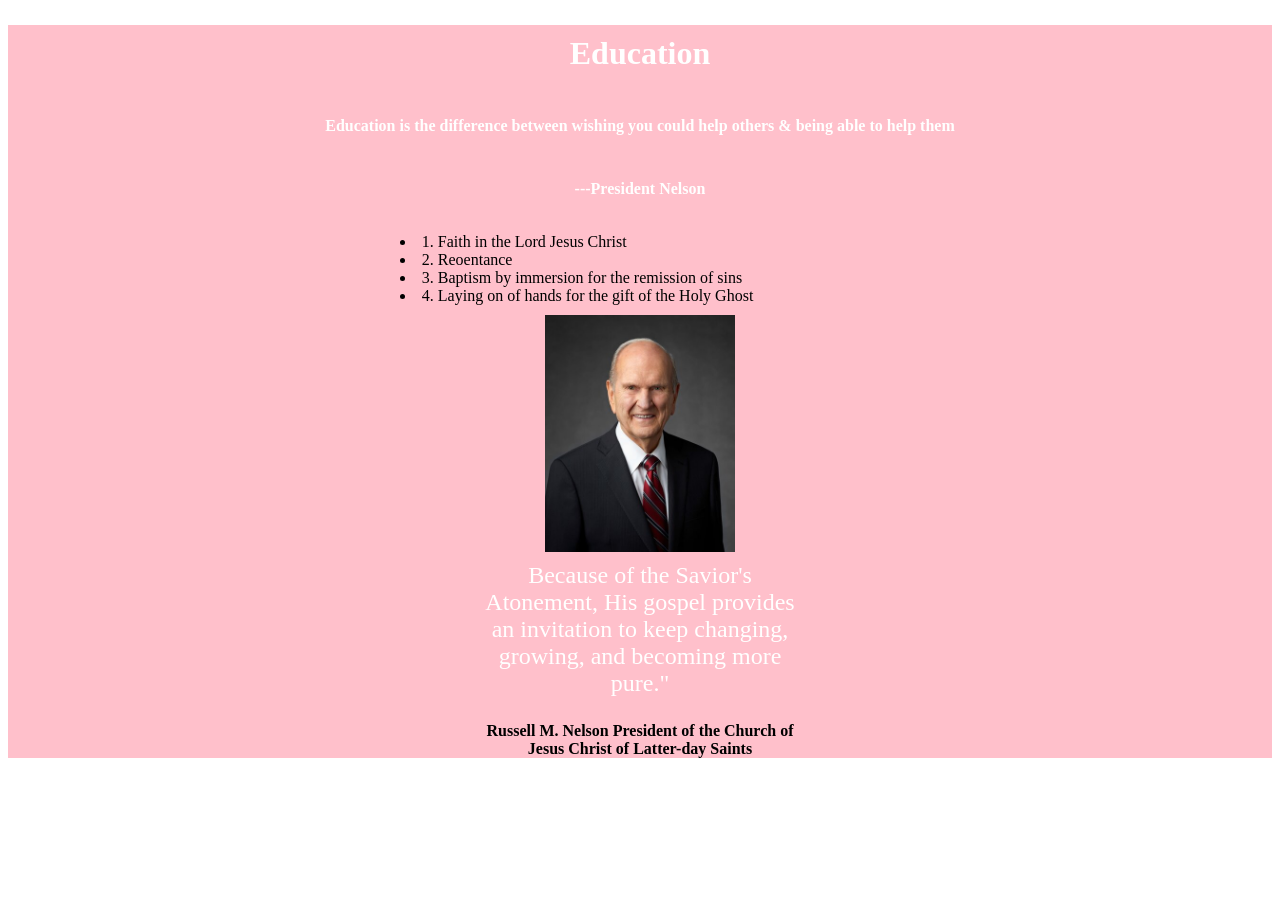
<file: practice/prophet.html>
<!DOCTYPE html>
<html lang="en">
<head>
    <meta charset="UTF-8">
    <meta http-equiv="X-UA-Compatible" content="IE=edge">
    <meta name="viewport" content="width=device-width, initial-scale=1.0">
    <title>Prophet Russell Nelson</title>
    <link rel="stylesheet" href="styles/prophet.css">
</head>
<body>
    <main>
        <h1>Education</h1>
        <h2>Education is the difference between wishing you could help others & being able to help them</h2>
        <h3>---President Nelson</h3>
        <li>1. Faith in the Lord Jesus Christ</li>
        <li>2. Reoentance</li>
        <li>3. Baptism by immersion for the remission of sins</li>
        <li>4. Laying on of hands for the gift of the Holy Ghost</li>

        <img src="images/rsz_russel_nelson.jpg" alt="Prophet Russell M. Nelson">

        <p>Because of the Savior's Atonement, His gospel provides an invitation to keep changing, 
            growing, and becoming more pure."</p>
        <h4>Russell M. Nelson President of the Church of Jesus Christ of Latter-day Saints</h4>
    </main>
    <footer>
        
    </footer>
    
</body>
</html>
</file>
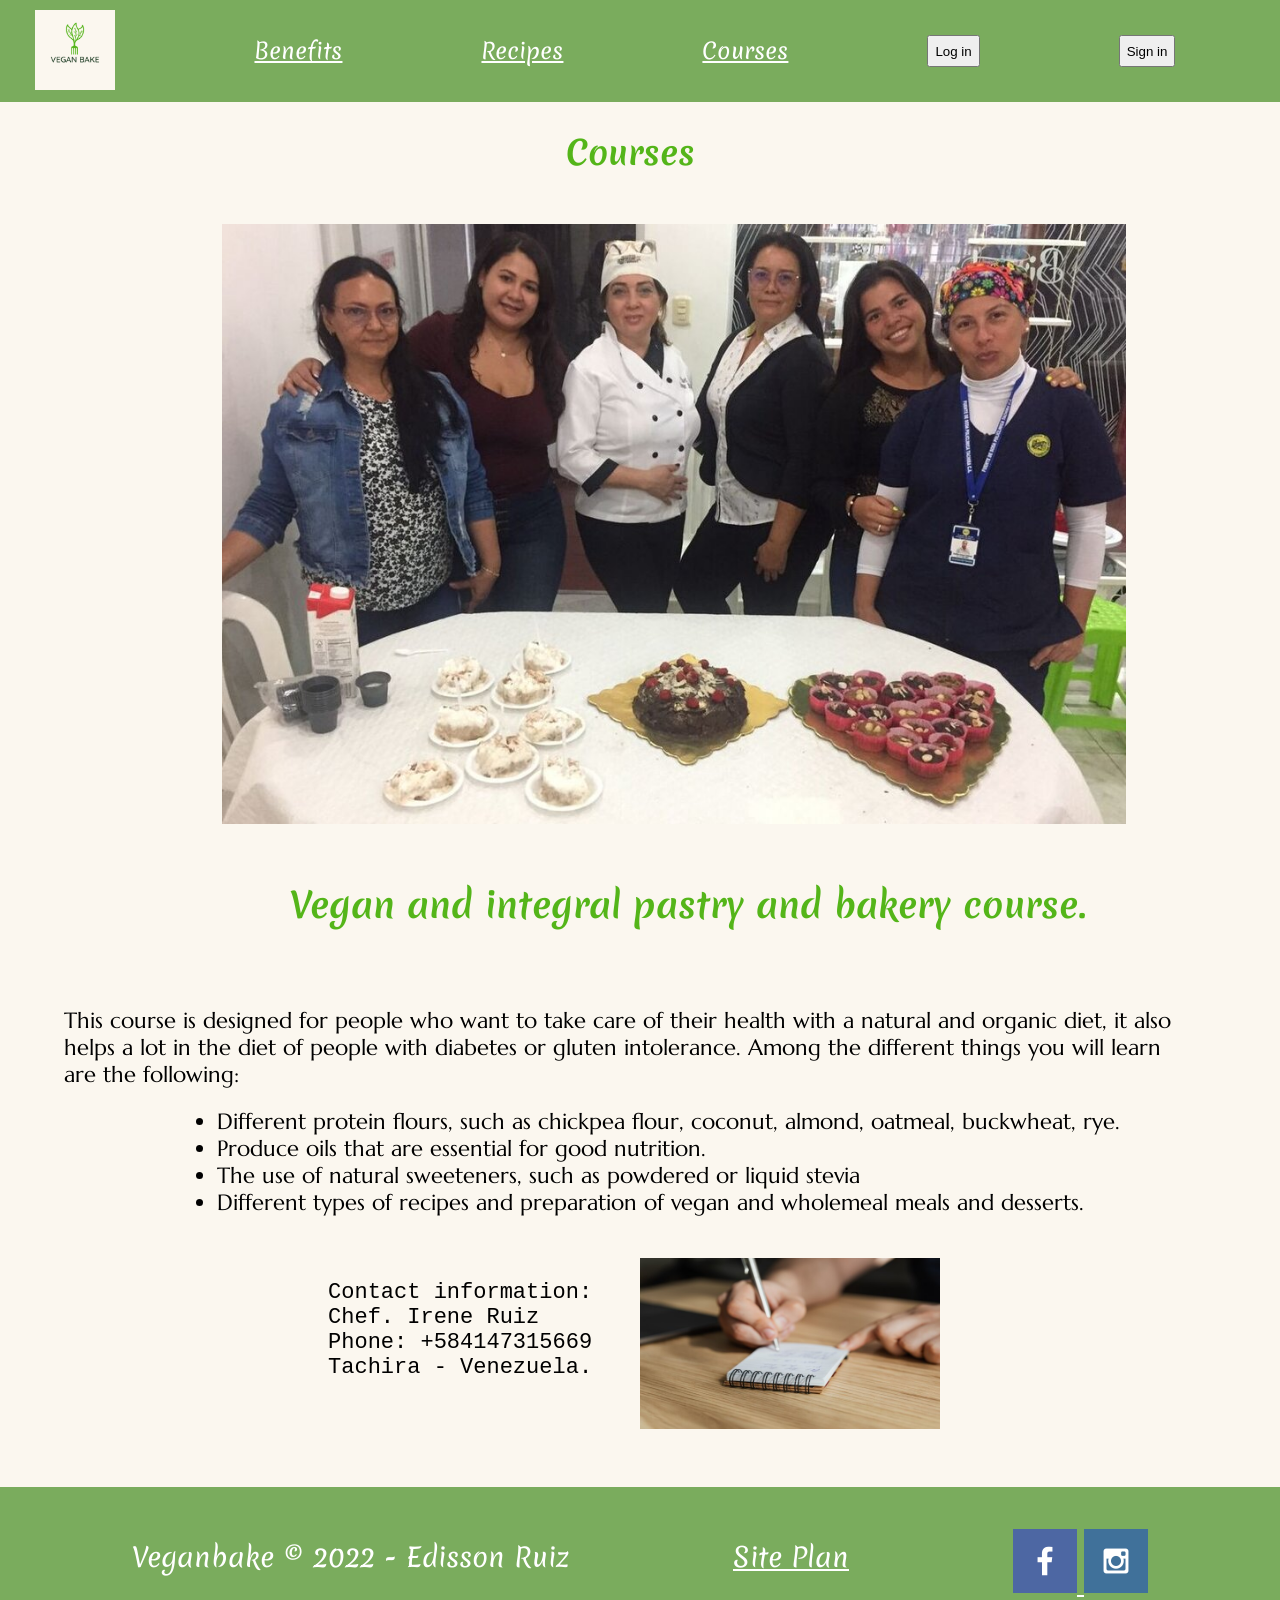
<file: veganbake/courses.html>
<!DOCTYPE html>
<html lang="en">
<head>
    <meta charset="UTF-8">
    <meta http-equiv="X-UA-Compatible" content="IE=edge">
    <meta name="viewport" content="width=device-width, initial-scale=1.0">
    <title>Veganbake</title>
    <link rel="stylesheet" href="styles/styles.css">

    <script>
        // Get the modal
        var modal = document.getElementById('id01');
        
        // When the user clicks anywhere outside of the modal, close it
        window.onclick = function(event) {
            if (event.target == modal) {
                modal.style.display = "none";
            }
        }
    </script>
</head>
<body>
    <div id="content">
        <header>
            <a id="logo_link" href="index.html">
                <img class="logo" src="images/logo.png" alt="Logo Veganbake">
            </a>
            <nav>
                <a href="index.html">Benefits</a>
                <a href="recipes.html">Recipes</a>
                <a href="courses.html">Courses</a>
                <button onclick="document.getElementById('id01').style.display='block'">Log in</button>
                <button class="log-in">Sign in</button>
            </nav>
        </header>

        <main>

            <!-- The Modal -->
            <div id="id01" class="modal">
                <span onclick="document.getElementById('id01').style.display='none'"
                class="close" title="Close Modal">&times;</span>
            
                <!-- Modal Content -->
                <form class="modal-content animate" action="/action_page.php">
                <div class="imgcontainer">
                    <img src="images/logo.png" alt="Logo" class="avatar">
                </div>
            
                <div class="container">
                    <label id="uname"><b>Username</b></label>
                    <input type="text" placeholder="Enter Username" name="uname" required>
            
                    <label id="psw"><b>Password</b></label>
                    <input type="password" placeholder="Enter Password" name="psw" required>
            
                    <button class="button_log" type="submit">Login</button>
                    <label>
                    <input type="checkbox" checked="checked" name="remember"> Remember me
                    </label>
                </div>
            
                <div class="container" style="background-color:#f1f1f1">
                    <button type="button" onclick="document.getElementById('id01').style.display='none'" class="cancelbtn">Cancel</button>
                    <span class="psw">Forgot <a href="#">password?</a></span>
                </div>
                </form>
            </div>

            <section class="courses">
                <h2>Courses</h2>
                <img class="mon" src="images/mom.jpg" alt="Course people">
                <h3 class="title3">Vegan and integral pastry and bakery course.</h3>
                <p class="p_one">This course is designed for people who want to take care of their health with a natural and organic diet,
                    it also helps a lot in the diet of people with diabetes or gluten intolerance. Among the different things 
                    you will learn are the following:
                </p>
                <ul class="knowledge">
                    <li>Different protein flours, such as chickpea flour, coconut, almond, oatmeal, buckwheat, rye.</li>
                    <li>Produce oils that are essential for good nutrition.</li>
                    <li>The use of natural sweeteners, such as powdered or liquid stevia</li>
                    <li>Different types of recipes and preparation of vegan and wholemeal meals and desserts.</li>
                </ul>
                <pre class="p_two">
                    Contact information:
                    Chef. Irene Ruiz
                    Phone: +584147315669
                    Tachira - Venezuela.
                </pre>
                    <img class="notes" src="images/notes.jpg" alt="Notes">
            </section>

            <footer>
                <p>Veganbake © 2022 - Edisson Ruiz</p>
                <p><a href="site-plan.html">Site Plan</a></p>
                <div class="social">
                    <a href="http://facebook.com" target="_blank">
                        <img src="images/facebook.png" alt="facebook icon">
                    </a>
                    <a href="https://instagram.com" target="_blank">
                        <img src="images/instagram.png" alt="instagram icon">
                    </a>
                </div>
            </footer>
        </main>
    </div>
</body>
</html>
</file>
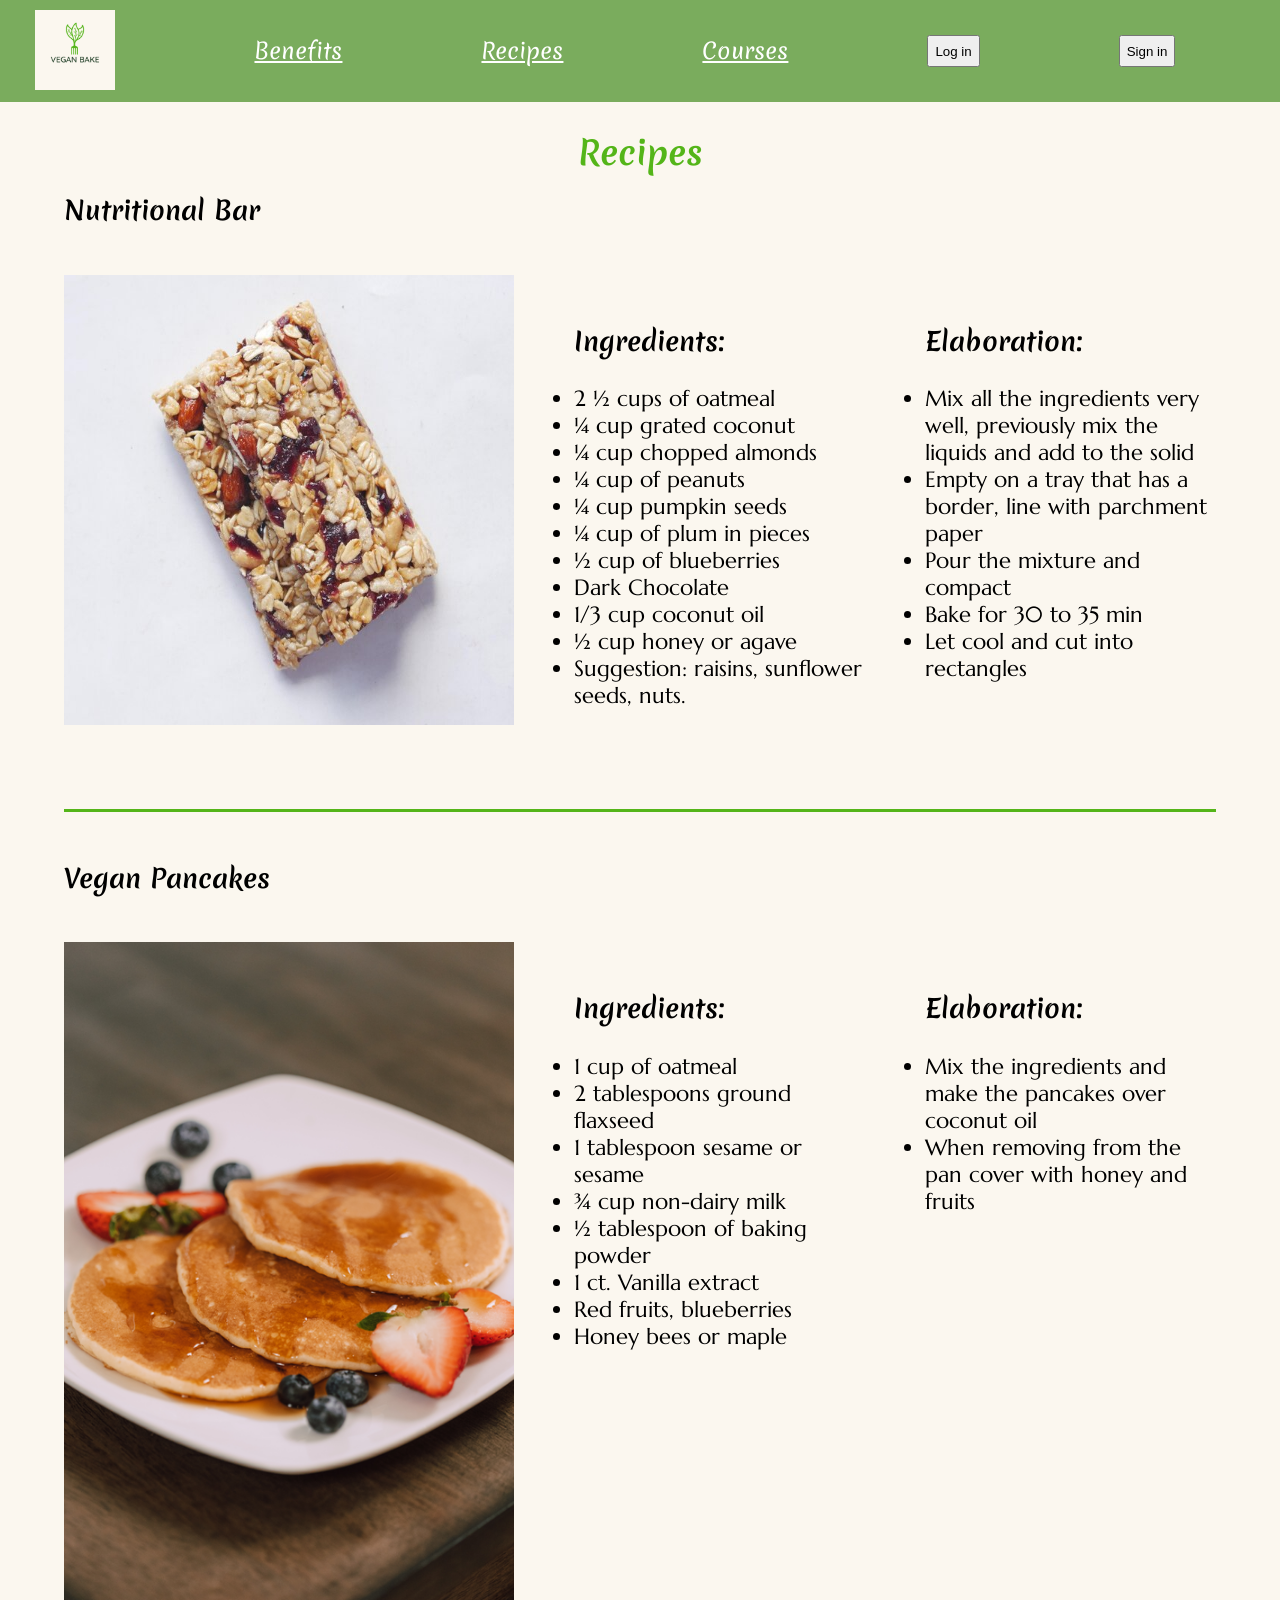
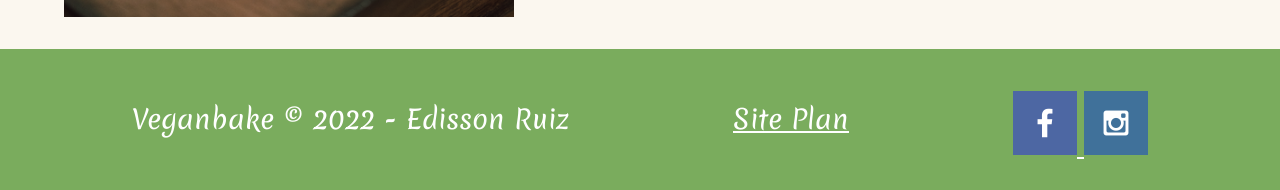
<file: veganbake/recipes.html>
<!DOCTYPE html>
<html lang="en">
<head>
    <meta charset="UTF-8">
    <meta http-equiv="X-UA-Compatible" content="IE=edge">
    <meta name="viewport" content="width=device-width, initial-scale=1.0">
    <title>Veganbake</title>
    <link rel="stylesheet" href="styles/styles.css">
    <script>
        // Get the modal
        var modal = document.getElementById('id01');
        
        // When the user clicks anywhere outside of the modal, close it
        window.onclick = function(event) {
            if (event.target == modal) {
                modal.style.display = "none";
            }
        }
    </script>
</head>
<body>
    <div id="content">
        <header>
            <a id="logo_link" href="index.html">
                <img class="logo" src="images/logo.png" alt="Logo Veganbake">
            </a>
            <nav>
                <a href="index.html">Benefits</a>
                <a href="recipes.html">Recipes</a>
                <a href="courses.html">Courses</a>
                <button onclick="document.getElementById('id01').style.display='block'">Log in</button>
                <button class="log-in">Sign in</button>
            </nav>
        </header>

        <main>

            <!-- The Modal -->
            <div id="id01" class="modal">
                <span onclick="document.getElementById('id01').style.display='none'"
                class="close" title="Close Modal">&times;</span>
            
                <!-- Modal Content -->
                <form class="modal-content animate" action="/action_page.php">
                <div class="imgcontainer">
                    <img src="images/logo.png" alt="Logo" class="avatar">
                </div>
            
                <div class="container">
                    <label id="uname"><b>Username</b></label>
                    <input type="text" placeholder="Enter Username" name="uname" required>
            
                    <label id="psw"><b>Password</b></label>
                    <input type="password" placeholder="Enter Password" name="psw" required>
            
                    <button class="button_log" type="submit">Login</button>
                    <label>
                    <input type="checkbox" checked="checked" name="remember"> Remember me
                    </label>
                </div>
            
                <div class="container" style="background-color:#f1f1f1">
                    <button type="button" onclick="document.getElementById('id01').style.display='none'" class="cancelbtn">Cancel</button>
                    <span class="psw">Forgot <a href="#">password?</a></span>
                </div>
                </form>
            </div>
            
            <section class="recipes">
                <h2 class="recipe_bar">Recipes</h2>
                <h3>Nutritional Bar</h3>
                <img class="bar" src="images/bar.jpg" alt="Nutritional bar">
                <ul class="ingredients_bar">
                    <h3>Ingredients:</h3>
                    <li>2 ½ cups of oatmeal</li>
                    <li>¼ cup grated coconut</li>
                    <li>¼ cup chopped almonds</li>
                    <li>¼ cup of peanuts</li>
                    <li>¼ cup pumpkin seeds</li>
                    <li>¼ cup of plum in pieces</li>
                    <li>½ cup of blueberries</li>
                    <li>Dark Chocolate</li>
                    <li>1/3 cup coconut oil</li>
                    <li>½ cup honey or agave</li>
                    <li>Suggestion: raisins, sunflower seeds, nuts.</li>
                </ul>
                <ul class="elaboration_bar">
                    <h3>Elaboration:</h3>
                    <li>Mix all the ingredients very well, previously mix the liquids and add to the solid</li>
                    <li>Empty on a tray that has a border, line with parchment paper</li>
                    <li>Pour the mixture and compact</li>
                    <li>Bake for 30 to 35 min</li>
                    <li>Let cool and cut into rectangles</li>
                </ul>
                
                <div class="line"></div>
                <h3>Vegan Pancakes</h3>
                <img class="pankes" src="images/pankes.png" alt="Vegan pancakes">
                <ul class="ingredients_pancakes">
                    <h3>Ingredients:</h3>
                    <li>1 cup of oatmeal</li>
                    <li>2 tablespoons ground flaxseed</li>
                    <li>1 tablespoon sesame or sesame</li>
                    <li>¾ cup non-dairy milk</li>
                    <li>½ tablespoon of baking powder</li>
                    <li>1 ct. Vanilla extract</li>
                    <li>Red fruits, blueberries</li>
                    <li>Honey bees or maple</li>
                </ul>
                <ul class="elaboration_pankes">
                    <h3>Elaboration:</h3>
                    <li>Mix the ingredients and make the pancakes over coconut oil</li>
                    <li>When removing from the pan cover with honey and fruits</li>
                </ul>
                
            </section>

            <footer>
                <p>Veganbake © 2022 - Edisson Ruiz</p>
                <p><a href="site-plan.html">Site Plan</a></p>
                <div class="social">
                    <a href="http://facebook.com" target="_blank">
                        <img src="images/facebook.png" alt="facebook icon">
                    </a>
                    <a href="https://instagram.com" target="_blank">
                        <img src="images/instagram.png" alt="instagram icon">
                    </a>
                </div>
            </footer>
        </main>
    </div>
</body>
</html>
</file>
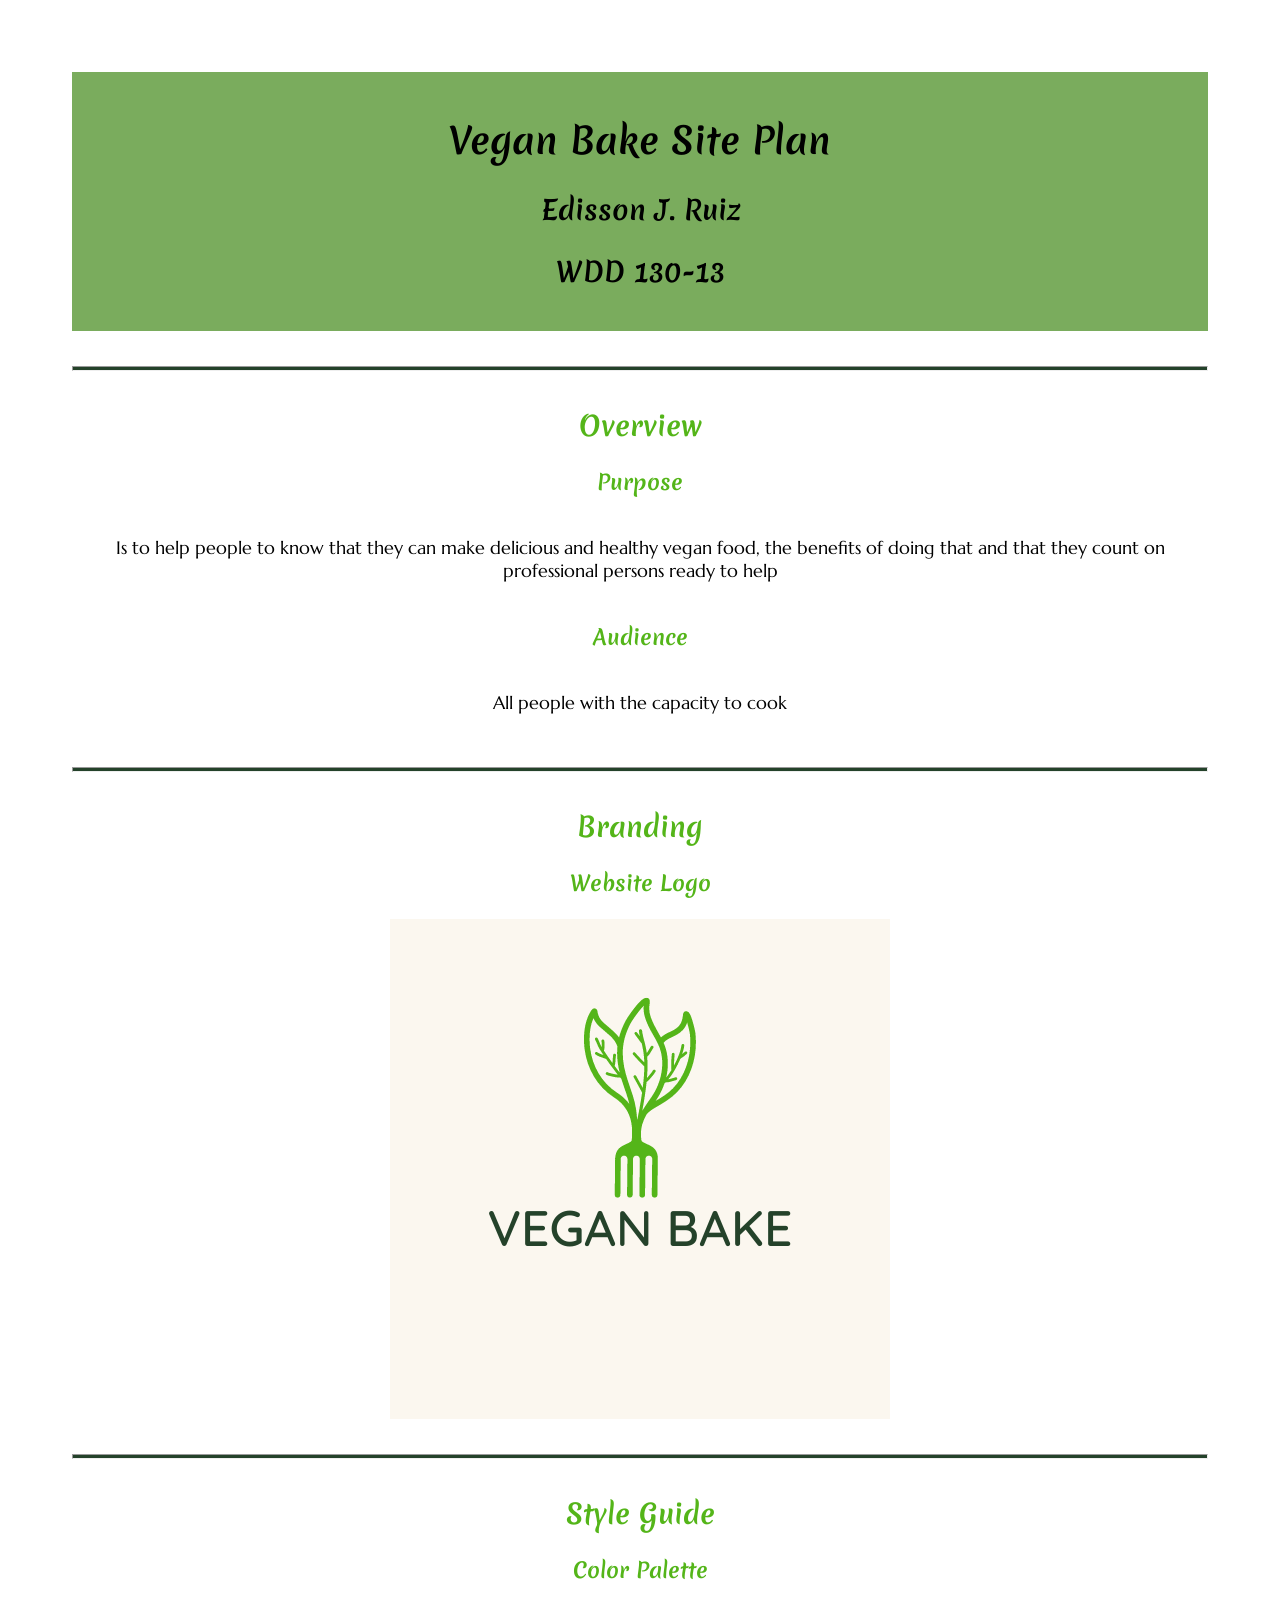
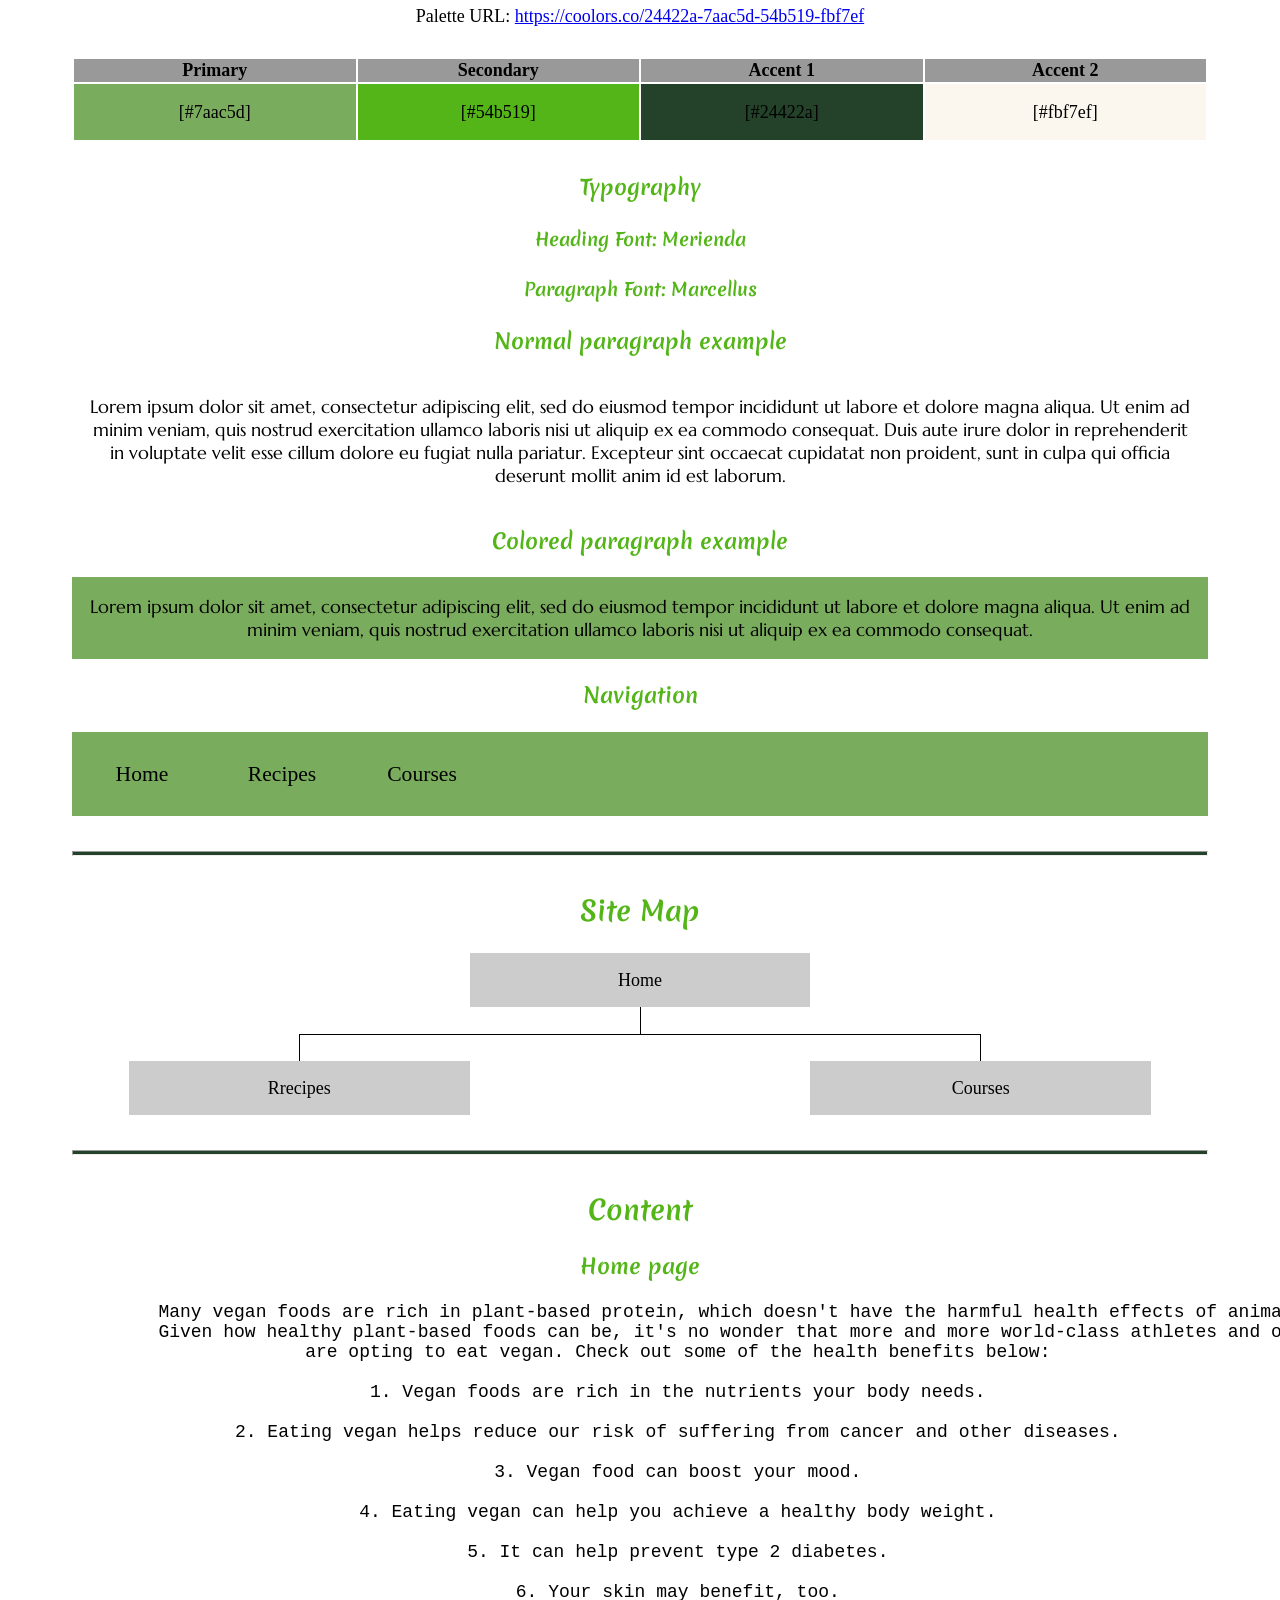
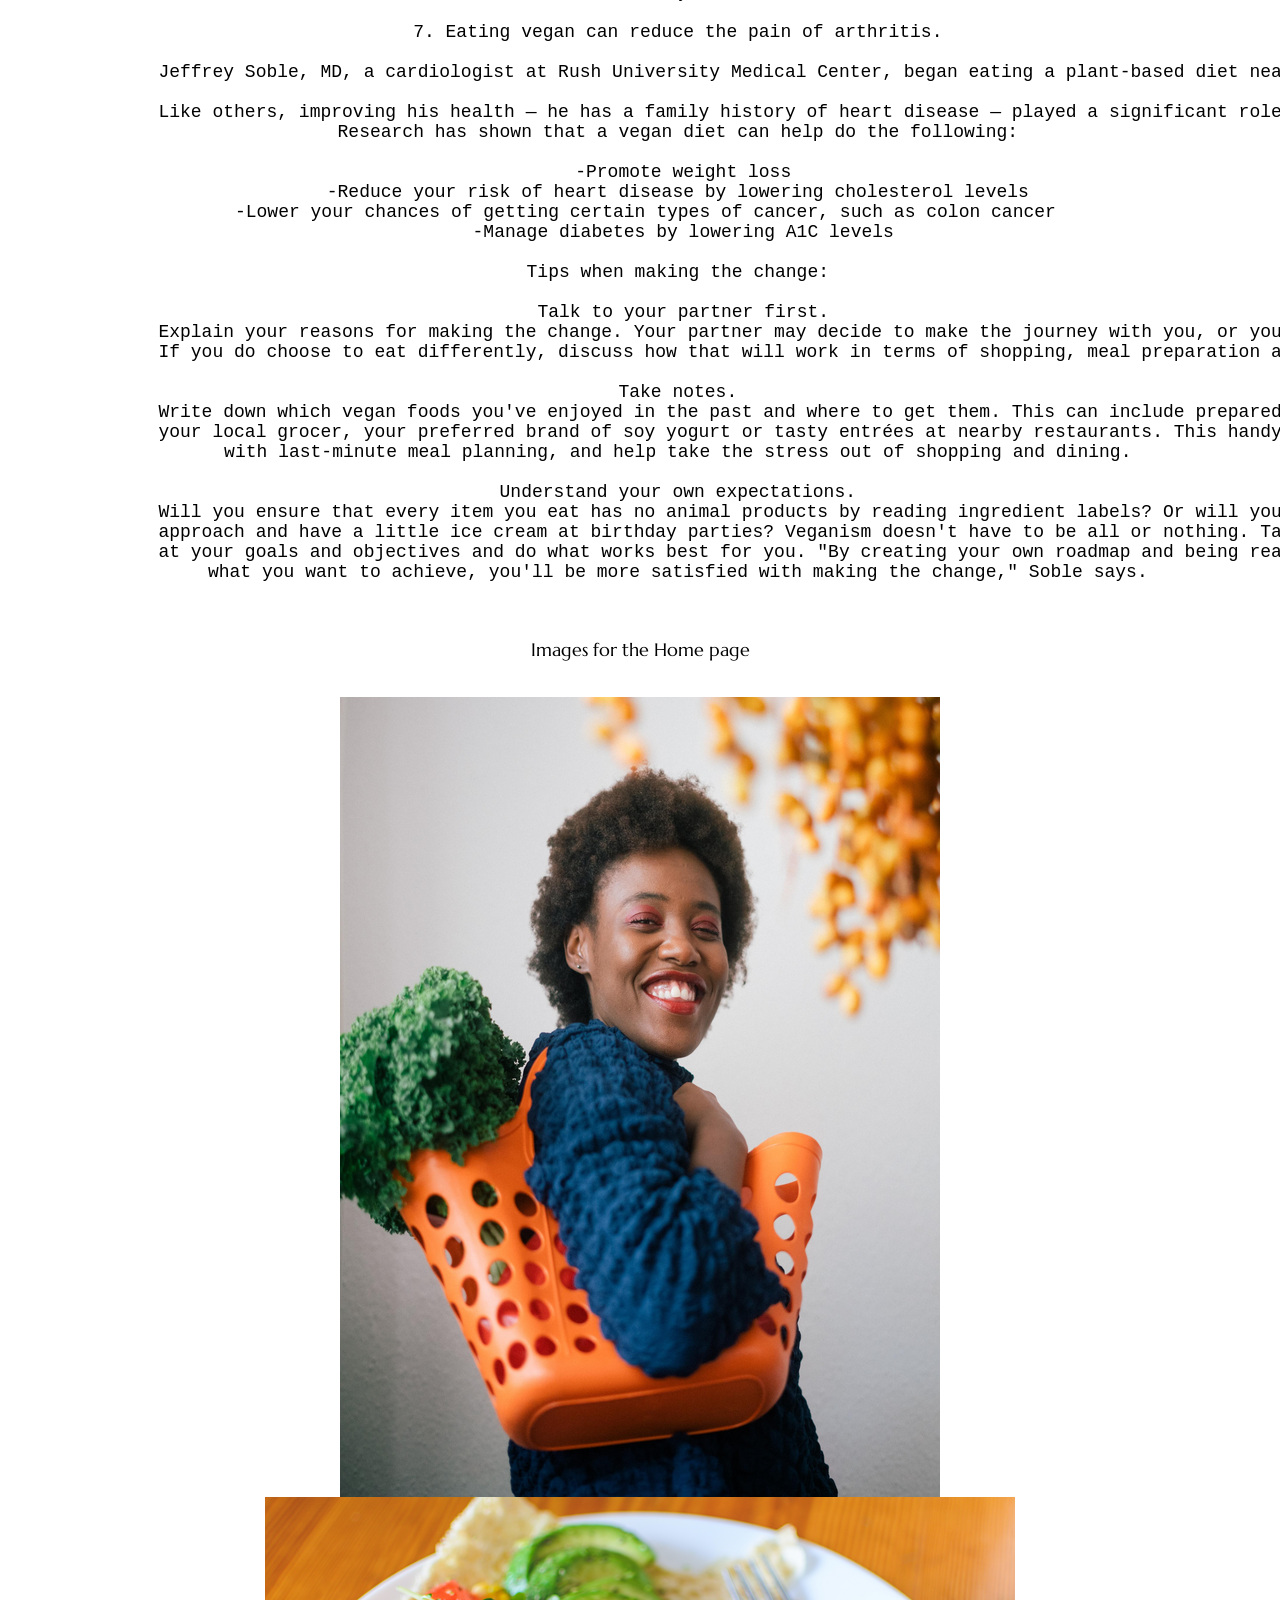
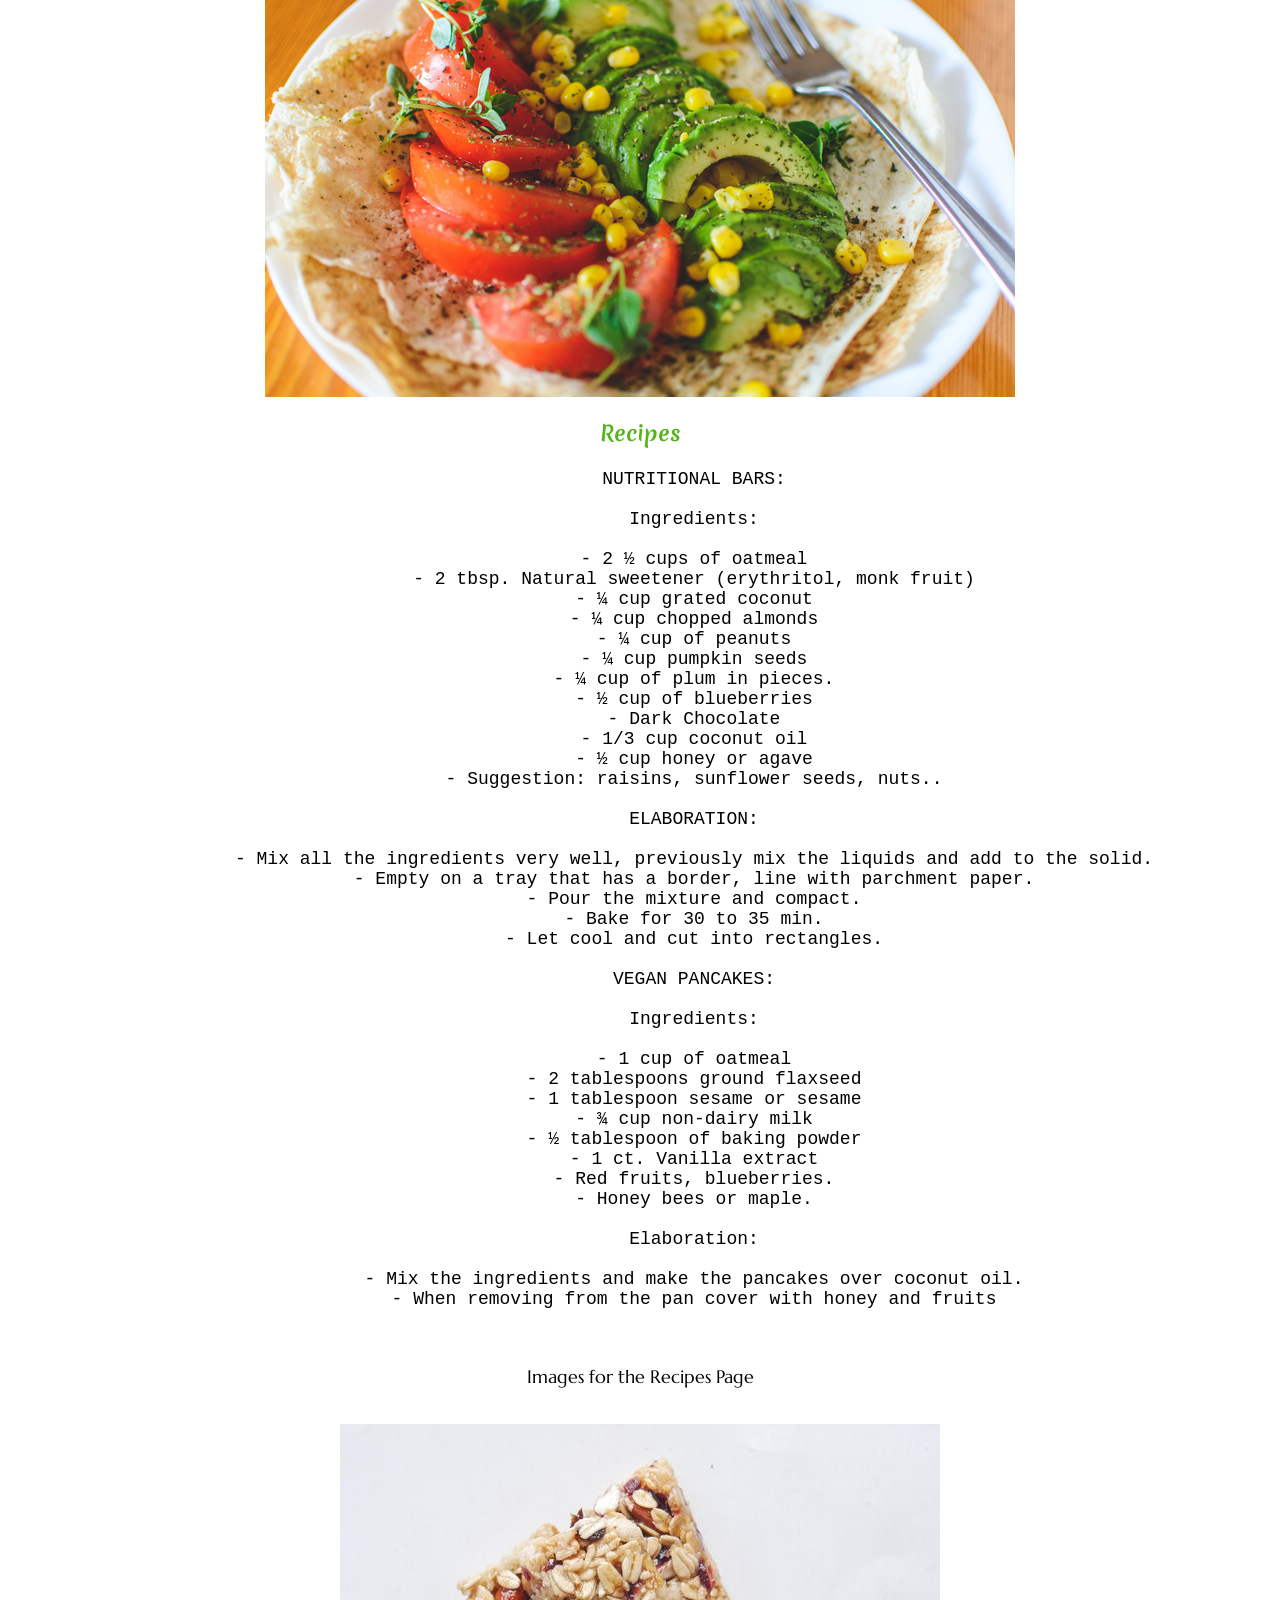
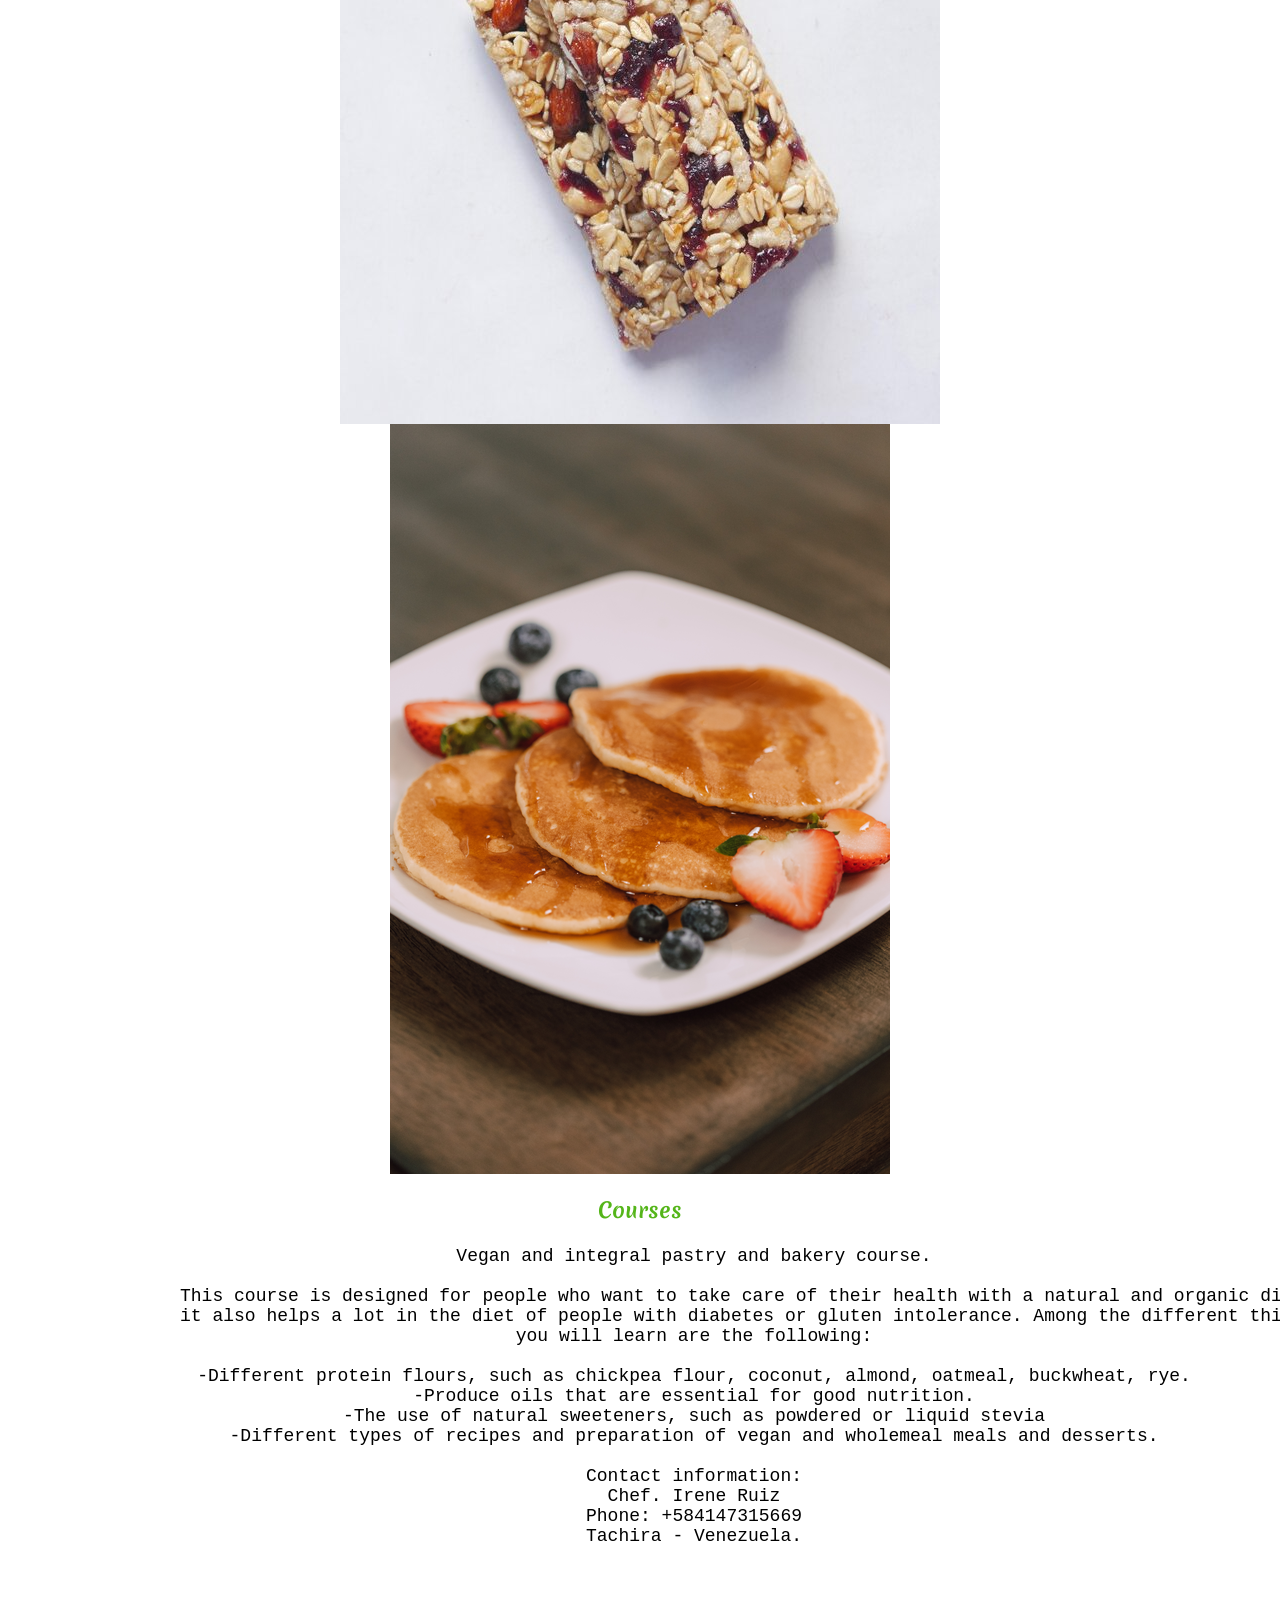
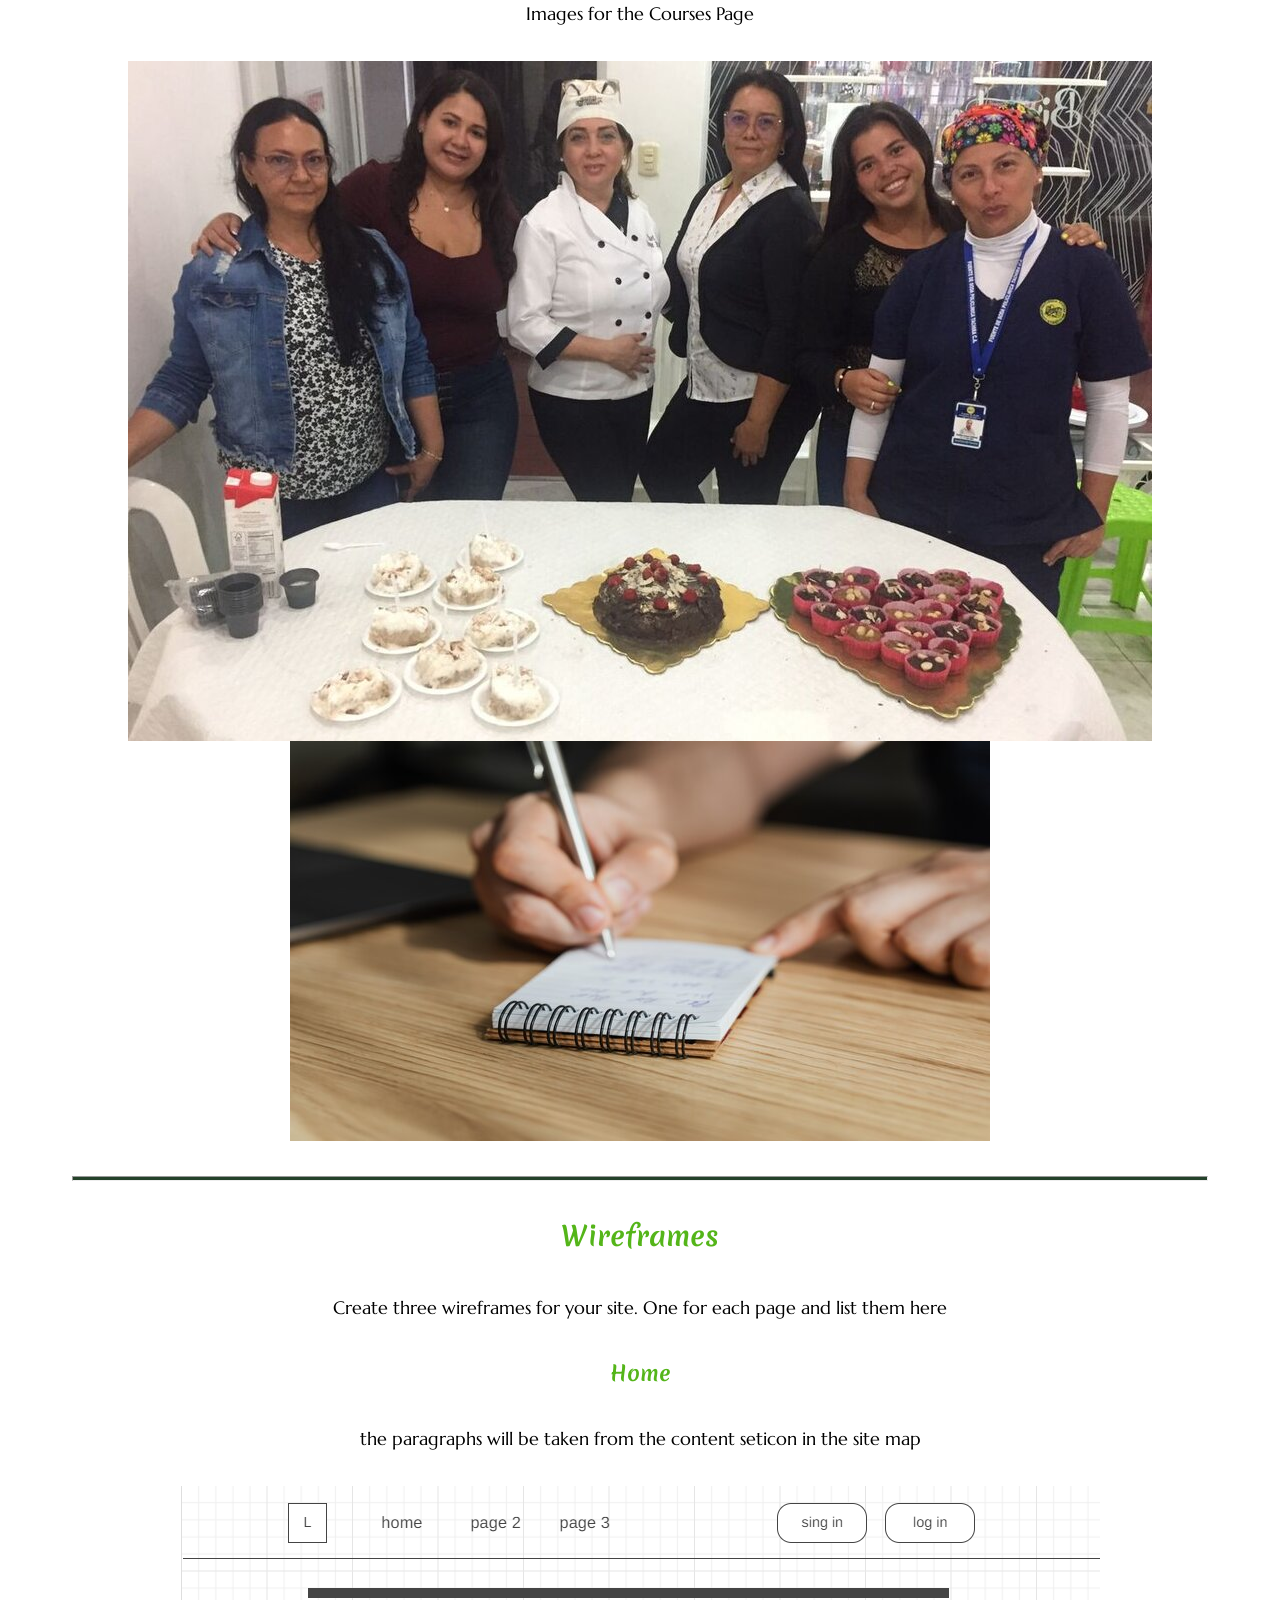
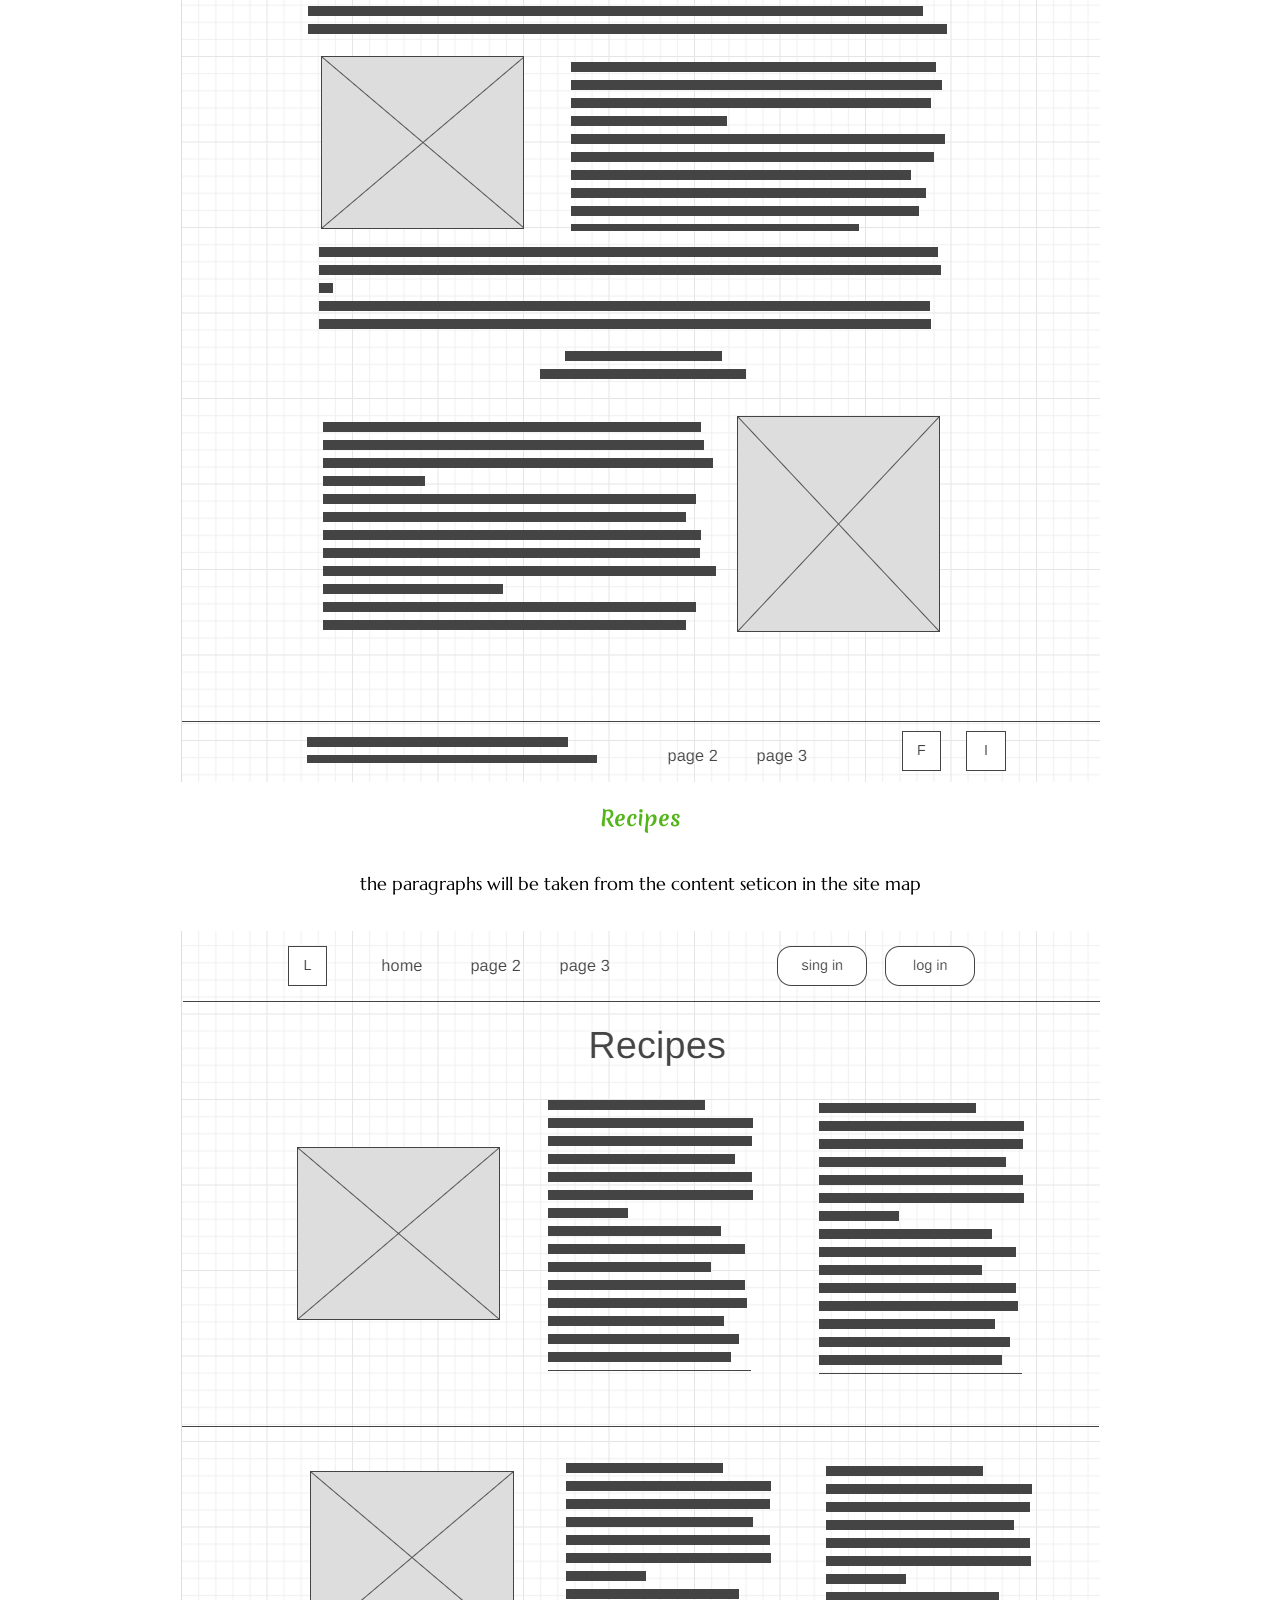
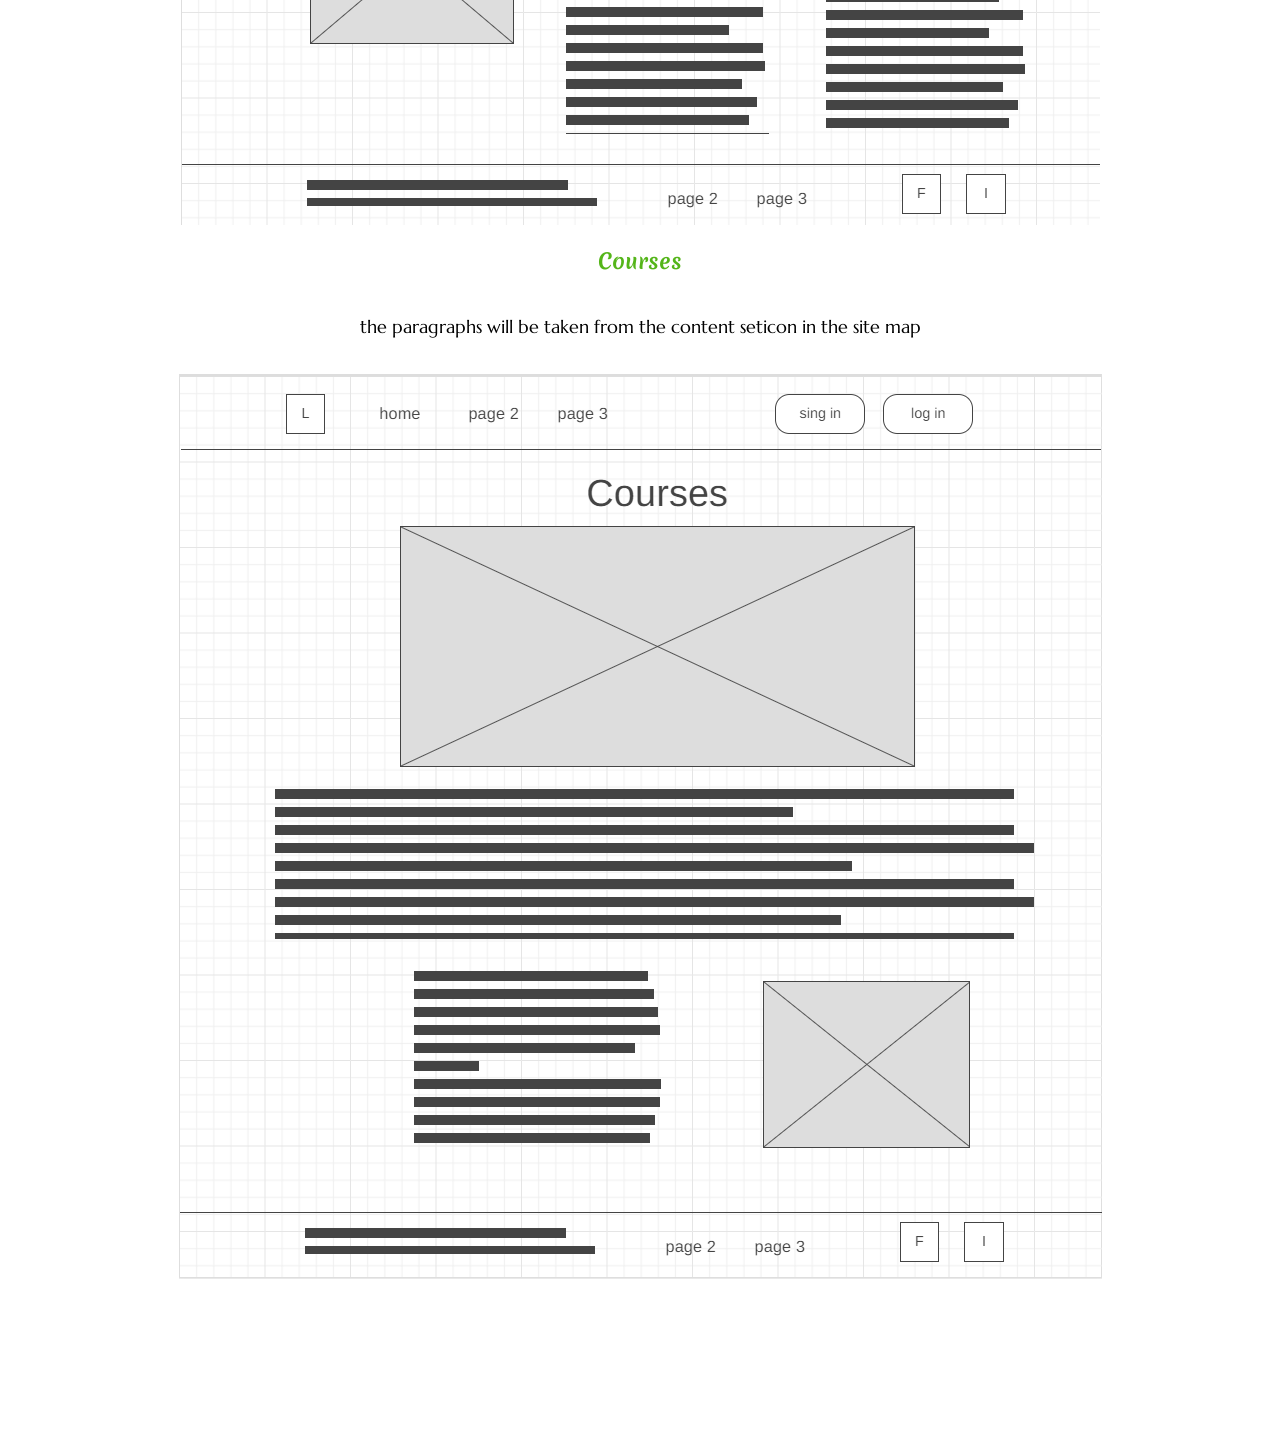
<file: veganbake/site-plan.html>
<!DOCTYPE html>
<html lang="en-us">
    
  <head>
    <meta charset="utf-8">
    <title>Site Plan</title>
    <link type="text/css" rel="stylesheet" href="styles/site-plan.css">
  </head>

  <body>
    <header>
      <h1>Vegan Bake Site Plan</h1>
      <h2>Edisson J. Ruiz</h2>
      <h2>WDD 130-13</h2>
      <!-- In the header above, add the name or your site, your name and class number. For example if you are in section 3 you would put WDD 130.03 -->
    </header>
    <main>
      
      <!-- Steps 2-3 -->

      <hr>
      <h2>Overview</h2>
      <h3>Purpose</h3>
      <p>Is to help people to know that they can make delicious and healthy vegan food, 
        the benefits of doing that and that they count on professional persons ready to help</p>  <!-- change this -->


      <h3>Audience</h3>
      <p>All people with the capacity to cook</p>  <!-- change this -->

      <hr>
      <h2>Branding</h2>
      <h3>Website Logo</h3>
      <!-- Replace this with some sort of logo for your site.  A logo can be as simple as the name of your site in a nice font :) -->
      <img src="images/logo.png" alt="Logo image">
      <hr>
      <h2>
        Style Guide
      </h2>

      <!-- Steps 4-8 -->

      <h3>
        Color Palette
      </h3>
      <!--  The colors you choose for a website are one of the most important decisions you will make. Follow the instructions on the activity in iLearn then return and replace the color codes below with the hex color codes (the 6 digit numbers that show at the bottom of each color) for the colors you have chosen below.  You should have at least 2 colors but do not have to fill in all 4 if you do not need them.  -->

      <!-- Copy and paste the URL to your finished palette below Make sure to paste it into both spots -->
      Palette URL: <a href="https://coolors.co/24422a-7aac5d-54b519-fbf7ef" target="_blank">https://coolors.co/24422a-7aac5d-54b519-fbf7ef</a>


      <table class="colors">
        <tr><th>Primary</th><th>Secondary</th><th>Accent 1</th><th>Accent 2</th></tr>
        <!-- Replace the numbers in the boxes below with your hex color codes. Then switch to the site-plan.css file and change your colors there as well. -->
        <tr><td class="primary">[#7aac5d]</td><td class="secondary">[#54b519]</td><td class="accent1">[#24422a]</td><td class="accent2">[#fbf7ef]</td></tr>
      </table>

      <!-- Step 9 -->

      <h3>
        Typography
      </h3>
      <!-- Choose a font for your paragraphs (body copy) and headlines. What font(s) have you chosen? Why did you choose what you did?  Make sure to review the list of web safe fonts at W3Schools.org as a starting point.  Think also about which of your colors above you might use for background and font colors. -->

      <h4>
        Heading Font: Merienda  <!-- change this -->
      </h4>
      <h4>
        Paragraph Font: Marcellus  <!-- change this -->
      </h4>
      <h3>
        Normal paragraph example
      </h3>
      <p>
        Lorem ipsum dolor sit amet, consectetur adipiscing elit, sed do eiusmod tempor incididunt ut labore et dolore magna aliqua. Ut enim ad minim veniam, quis nostrud exercitation ullamco laboris nisi ut aliquip ex ea commodo consequat. Duis aute irure dolor in reprehenderit in voluptate velit esse cillum dolore eu fugiat nulla pariatur. Excepteur sint occaecat cupidatat non proident, sunt in culpa qui officia deserunt mollit anim id est laborum.
      </p>
      <h3>
        Colored paragraph example
      </h3>
      <p class="colored">
        Lorem ipsum dolor sit amet, consectetur adipiscing elit, sed do eiusmod tempor incididunt ut labore et dolore magna aliqua. Ut enim ad minim veniam, quis nostrud exercitation ullamco laboris nisi ut aliquip ex ea commodo consequat. 
      </p>

      <!-- Step 10 -->

      <h3>
        Navigation
      </h3>
      <!-- Think about how you want your navigation bar to look. In the site-plan.css file change the colors to your colors to get the look you desire. --> 
      <nav>
        <a href="#">Home</a>
        <a href="#">Recipes</a>
        <a href="#">Courses</a>
      </nav>
      <hr>
      <h2>
        Site Map
      </h2>
      <div class="sitemap">
        <div class="sm-home">
          Home
        </div>
        <div class="sm-page2">
          Rrecipes <!-- change this -->
        </div>
        <div class="sm-page3">
          Courses  <!-- change this -->
        </div>

        <div class="top">
          &nbsp;
        </div>
        <div class="left">
          &nbsp;
        </div>
        <div class="right">
          &nbsp;
        </div>

      </div>

      <!-- Content Section -->
      <hr>
      <h2>
        Content
      </h2>
      <h3>Home page</h3>
      <pre>
        Many vegan foods are rich in plant-based protein, which doesn't have the harmful health effects of animal-derived protein. 
        Given how healthy plant-based foods can be, it's no wonder that more and more world-class athletes and other famous names
        are opting to eat vegan. Check out some of the health benefits below: 

        1. Vegan foods are rich in the nutrients your body needs. 

        2. Eating vegan helps reduce our risk of suffering from cancer and other diseases. 

        3. Vegan food can boost your mood. 

        4. Eating vegan can help you achieve a healthy body weight. 

        5. It can help prevent type 2 diabetes. 

        6. Your skin may benefit, too. 

        7. Eating vegan can reduce the pain of arthritis. 

        Jeffrey Soble, MD, a cardiologist at Rush University Medical Center, began eating a plant-based diet nearly two year ago. 

        Like others, improving his health — he has a family history of heart disease — played a significant role in that decision.
        Research has shown that a vegan diet can help do the following: 

        -Promote weight loss
        -Reduce your risk of heart disease by lowering cholesterol levels 
        -Lower your chances of getting certain types of cancer, such as colon cancer       
        -Manage diabetes by lowering A1C levels

        Tips when making the change: 

        Talk to your partner first.
        Explain your reasons for making the change. Your partner may decide to make the journey with you, or you may have to go it alone.
        If you do choose to eat differently, discuss how that will work in terms of shopping, meal preparation and dining out. 

        Take notes. 
        Write down which vegan foods you've enjoyed in the past and where to get them. This can include prepared meals from
        your local grocer, your preferred brand of soy yogurt or tasty entrées at nearby restaurants. This handy list will help
        with last-minute meal planning, and help take the stress out of shopping and dining. 

        Understand your own expectations. 
        Will you ensure that every item you eat has no animal products by reading ingredient labels? Or will you take a different
        approach and have a little ice cream at birthday parties? Veganism doesn't have to be all or nothing. Take a close look 
        at your goals and objectives and do what works best for you. "By creating your own roadmap and being realistic about 
        what you want to achieve, you'll be more satisfied with making the change," Soble says. 
      </pre>

      <p>Images for the Home page</p>
        <img src="images/person.png" alt="Happy vegan person">
        <img src="images/food.png" alt="Vegan food">

      
        <h3>Recipes</h3>
        <pre>
          NUTRITIONAL BARS:

          Ingredients:

          - 2 ½ cups of oatmeal
          - 2 tbsp. Natural sweetener (erythritol, monk fruit)
          - ¼ cup grated coconut
          - ¼ cup chopped almonds
          - ¼ cup of peanuts
          - ¼ cup pumpkin seeds
          - ¼ cup of plum in pieces.
          - ½ cup of blueberries
          - Dark Chocolate
          - 1/3 cup coconut oil
          - ½ cup honey or agave
          - Suggestion: raisins, sunflower seeds, nuts..

          ELABORATION:

          - Mix all the ingredients very well, previously mix the liquids and add to the solid.
          - Empty on a tray that has a border, line with parchment paper.
          - Pour the mixture and compact.
          - Bake for 30 to 35 min.
          - Let cool and cut into rectangles.

          VEGAN PANCAKES:

          Ingredients:

          - 1 cup of oatmeal
          - 2 tablespoons ground flaxseed
          - 1 tablespoon sesame or sesame
          - ¾ cup non-dairy milk
          - ½ tablespoon of baking powder
          - 1 ct. Vanilla extract
          - Red fruits, blueberries.
          - Honey bees or maple.

          Elaboration:

          - Mix the ingredients and make the pancakes over coconut oil.
          - When removing from the pan cover with honey and fruits
        </pre>
        <p>Images for the Recipes Page</p>
          <img src="images/bar.jpg" alt="Nutrutive Bar">
          <img src="images/pankes.png" alt="Vegan pankes">

      
        <h3>Courses</h3>
        <pre>
          Vegan and integral pastry and bakery course.

          This course is designed for people who want to take care of their health with a natural and organic diet,
          it also helps a lot in the diet of people with diabetes or gluten intolerance. Among the different things 
          you will learn are the following:

          -Different protein flours, such as chickpea flour, coconut, almond, oatmeal, buckwheat, rye.
          -Produce oils that are essential for good nutrition.
          -The use of natural sweeteners, such as powdered or liquid stevia
          -Different types of recipes and preparation of vegan and wholemeal meals and desserts.

          Contact information:
          Chef. Irene Ruiz
          Phone: +584147315669
          Tachira - Venezuela.
        </pre>
        <p>Images for the Courses Page</p>
          <img src="images/mom.jpg" alt="">
          <img src="images/notes.jpg" alt="image for page3">
      
      <hr>
      <h2>
        Wireframes
      </h2>
      <p>
        Create three wireframes for your site. One for each page and list them here</p>

      <h3>Home</h3>
      <p>         
        the paragraphs will be taken from the content seticon in the site map
      </p>
      <img src="images/home.png" alt="home page wireframe">

      <h3>Recipes</h3>
      <p>         
        the paragraphs will be taken from the content seticon in the site map
      </p>
      <img src="images/recipes.png" alt="page 2 wireframe">

      <h3>Courses</h3>
      <p>         
        the paragraphs will be taken from the content seticon in the site map
      </p>
      <img src="images/courses.png" alt="page 3 wireframe">
    </main>
  </body>

</html>
</file>
<file: veganbake/styles/styles.css>
@import url('https://fonts.googleapis.com/css2?family=Marcellus&family=Merienda:wght@700&display=swap');

/*** Body ***/

body{
  background-color: #fbf7ef;
  font-family: Marcellus;
  font-size: 22px;
  margin: 0;
  padding: 0;
}

/** Benefit Main **/

.benefits{
    display: grid;
    grid-template-columns: repeat(3, 1fr);
    gap: 20px;
    margin-left: 5%;
    margin-right: 5%;    
}
.first{
    grid-column: 1/4;
    
}
.food{
    grid-column: 1/2;
    width: 500px;
}
.second{
    grid-column: 2/4;
}
.third{ 
    grid-column: 1/4;
}
h2{
    grid-column: 1/4;
    text-align: center;
    font-family: Merienda;
    color: #54b519;
}
.fourth{
    grid-column: 1/3;
}
.person{
    grid-column: 3/4;
    width: 500px;
    margin-bottom: 10%;
}

/** Recipes Main **/

.recipes{
  display: grid;
  grid-template-columns: repeat(3, 1fr);
  gap: 20px;
  margin-left: 5%;
  margin-right: 5%;   
}
.recipe_bar{
  grid-column: 1/4;
  margin-bottom: -30px;
}
.bar{
  grid-column: 1/2;
  width: 450px;
}
.ingredients_bar{
  grid-column: 2/3;
}
.line {
  width: 100%;
  height: 2px;
  grid-column: 1/4;
  border-top: 3px solid #54b519;
  padding: 0;
  margin: 20px auto 0 auto;
  margin-top: 5%;
}
h3{
  grid-column: 1/4;
  font-family: Merienda;
}
.pankes{
  grid-column: 1/2;
  width: 450px;
  margin-bottom: 7%;
}
.ingredients_pancakes{
  grid-column: 2/3;
}
.elaboration_pankes{
  grid-column: 3/4;
}

/** Courses page **/

.courses{
  display: grid;
  grid-template-columns: 1fr 1fr;
  gap: 20px;
  margin-left: 5%;
  margin-right: 5%;   
}
h2{
  grid-column: 1/3;
}
.mon{
  grid-column: 1/3;
  margin-left: 14%;
  height: 600px;
}
.title3{
  grid-column: 1/3;
  margin-left: 20%;
  color: #54b519;
  font-size: 35px;
}
.p_one{
grid-column: 1/3;
margin-bottom: 0;
}
.knowledge{
  grid-column: 1/3;
  margin-top: 0;
  margin-left: 10%;
}
.p_two{
  grid-column: 1/2;
}
.notes{
  grid-column: 2/4;
  width: 300px;
  margin-bottom: 10%;
}
/** header **/
#content{
    max-width: 1400px;
    margin: 0 auto;
}
header {
    display: grid;
    grid-template-columns: 150px auto;
    font-family: Merienda;
    background-color: #7aac5d;
}
nav {
    display: flex;
    justify-content: space-around;
    text-align: center;
    padding: 35px;
}
nav a{
    color: white;
}
nav a:hover{
    background-color: #fbf7ef;
    color: black;  
}
#logo_link {
    padding-top: 5px; 
    justify-self: center;
    align-self: center;
}
.logo {
    width: 80px;
}

/*** Footer ***/

footer {
    background-color: #7aac5d;
    padding: 25px 50px; 
    display: flex;
    justify-content: space-around;
    align-items: center;
    font-family: Merienda;
}
footer .social img {
    padding-top: 15px;
    margin: 0 auto;
}
footer, footer a{
    color: white;
}
footer p {
    font-size: 1.2em;
    
}
footer a:hover{
    text-decoration: underline;
    background-color: #fbf7ef;
    color: black;
}

/* Full-width input fields */
input[type=text], input[type=password] {
    width: 100%;
    padding: 12px 20px;
    margin: 8px 0;
    display: inline-block;
    border: 1px solid #ccc;
    box-sizing: border-box;
  }
  
  /* Set a style for all buttons */
  .button_log {
    background-color: #54b519;
    color: white;
    padding: 14px 20px;
    margin: 8px 0;
    border: none;
    cursor: pointer;
    width: 100%;
  }
  
  button:hover {
    opacity: 0.8;
  }
  
/** Login Form Component **/

  /* Extra styles for the cancel button */
  .cancelbtn {
    width: auto;
    padding: 10px 18px;
    background-color: #f44336;
  }
  
  /* Center the image and position the close button */
  .imgcontainer {
    text-align: center;
    margin: 24px 0 12px 0;
    position: relative;
  }
  
  img.avatar {
    width: 40%;
    border-radius: 50%;
  }
  
  .container {
    padding: 16px;
  }
  
  span.psw {
    float: right;
    padding-top: 16px;
  }
  
  /* The Modal (background) */
  .modal {
    display: none; /* Hidden by default */
    position: fixed; /* Stay in place */
    z-index: 1; /* Sit on top */
    left: 0;
    top: 0;
    width: 100%; /* Full width */
    height: 100%; /* Full height */
    overflow: auto; /* Enable scroll if needed */
    background-color: rgb(0,0,0); /* Fallback color */
    background-color: rgba(0,0,0,0.4); /* Black w/ opacity */
    padding-top: 60px;
  }
  
  /* Modal Content/Box */
  .modal-content {
    background-color: #fefefe;
    margin: 2% auto 15% auto; /* 2% from the top, 15% from the bottom and centered */
    border: 1px solid #888;
    width: 61%; /* Could be more or less, depending on screen size */
  }
  
  /* The Close Button (x) */
  .close {
    position: absolute;
    right: 25px;
    top: 0;
    color: #000;
    font-size: 35px;
    font-weight: bold;
  }
  
  .close:hover,
  .close:focus {
    color: red;
    cursor: pointer;
  }
  
  /* Add Zoom Animation */
  
    
  @keyframes animatezoom {
    from {transform: scale(0)} 
    to {transform: scale(1)}
  }
  
  /* Change styles for span and cancel button on extra small screens */
  @media screen and (max-width: 300px) {
    span.psw {
       display: block;
       float: none;
    }
    .cancelbtn {
       width: 100%;
    }
  }
</file>
<file: wwr/styles/style.css>
@import url('https://fonts.googleapis.com/css2?family=Fira+Sans:wght@200&family=Satisfy&display=swap');

/*** Body ***/

body{
    background-color: whitesmoke;
    font-family: Fira Sans;
    font-size: 22px;
    margin: 0;
    padding: 0;
}

/*** Header***/
header {
    background-color: rgba(192, 192, 192, 0.2);
    font-family: satisfy;
    display: grid;
    grid-template-columns: 150px auto;
}

nav {
    display: flex;
    justify-content: space-around;
}

#logo_link {
    padding-top: 5px; 
    justify-self: center;
    align-self: center;
}

/***Hero***/

#hero {
    display: grid;
    grid-template-columns: 1fr 3fr 1fr;
    margin-top: -100px;
}

#hero-box {
    grid-column: 1/4;
    grid-row: 1/3;
    z-index: -1;
}

#hero-msg {
    grid-column: 2/3;
    grid-row: 1/2;
    margin-top: 100px;
    
}

#hero-msg h4, h1 {
    color: white;
}

#hero-img {
    width: 100%;
}

/*** Main ***/

.home-grid {
    display: grid;
    grid-template-columns: repeat(10, 1fr);
}

.card-img {
    border: 10px solid #00ADEF;
    width: 100%;
    transition: transform .5s;
    box-shadow: 5px 5px 10px #6f7364;
}

.card-img:hover {
    opacity: .6;
    transform: scale(1.1);
}

.rivers-card {
    grid-column: 2/4;
    grid-row: 2/3;
}

.camping-card {
    grid-column: 5/7;
    grid-row: 2/3;
}

.rapids-card {
    grid-column: 8/10;
    grid-row: 2/3;
}

#background {
    background-color: white;
    height: 725px;
    grid-column: 1/11;
    grid-row: 4/9;
}

.mountains {
    grid-column: 2/7;
    grid-row: 5/8;
    border: 10px solid #00ADEF;
    width: 100%;
    box-shadow: 5px 5px 10px #6f7364;
    z-index: 0;
}

.msg{
    background-color: #00ADEF;
    line-height: 1.5em;
    padding: 35px;
    grid-column: 6/10;
    grid-row: 6/7;
    box-shadow: 5px 5px 10px #6f7364;
    z-index: 1;
}

.msg p {
    font-size: 0.9em; 
}

main section img {
    box-sizing: border-box;
}

/*** Footer ***/

footer {
    background-color: #6f7364;
    padding: 25px 50px; 
    display: flex;
    justify-content: space-around;
    align-items: center;
    grid-column: 1/11;
    grid-row: 10/11;
}

footer .social img {
    padding-top: 15px;
    margin: 0 auto;
}

footer, footer a{
    background-color: white;
    color: black;
}

footer p {
    font-size: 1.2em;
}

footer p a:hover{
    text-decoration: underline;
}

/***********/

#content{
    max-width: 1600px;
    margin: 0 auto;
}

nav a,
.button-box, main section {
    text-align: center;
    color: black;
}

nav a{
    padding: 35px;
    color: white;
}

.home-title{
    font-size: 2em;
}

h1{
    font-family: satisfy;
}

h2{
    font-family: satisfy;
    margin: 0;
}

.book, .join, footer a{
    background-color: whitesmoke;
    color: black;
    text-align: center;
    text-decoration: none;
}

.book, .join{
    font-size: 18px;
    padding: 15px 30px;
    border-radius: 5px;
}

.book:hover, .join:hover, nav a:hover, footer a:hover{
    background-color: #00ADEF;
    color: white;
}

.home-title h4 {
    color: black;
}

.icon{
    padding-top: 10px;
}

.logo, .icon{
    width: 80px;
}

/************* river page **************/

/*** hero2 ***/

#hero2 {
    display: grid;
    grid-template-columns: 1fr 1fr 1fr;
    grid-template-rows: 1fr 1fr 1fr;
    margin-top: -100px;
}

#hero2-box {
    grid-column: 1/4;
    grid-row: 1/3;
    z-index: -1;
}

#hero2-msg {
    grid-column: 2/3;
    grid-row: 2/3;
    margin-top: -150px;
    margin-left: -100px;
}

#hero2-msg h1 {
    color: white;
    font-size: 50px;
}

#hero2-img {
    width: 100%;
    z-index: -2;
    grid-column: 1/4;
    grid-row: 1/4;
}

/*** main ***/
 
.rivers-grid {
    display: grid;
    grid-template-columns: 2fr;
    grid-row: 5fr;
    margin-top: -100px;
}

.idaho {
    grid-column: 1/2;
    grid-row: 1/2;
}

.river-idaho {
    grid-column: 2/3;
    grid-row: 1/2;
    margin-left: 10%;
    margin-right: 10%;
}

.linea {
    width: 100%;
    height: 2px;
    grid-column: 1/3;
    grid-row: 2/3;
    border-top: 3px solid #00ADEF;
    padding: 0;
    margin: 20px auto 0 auto;
    margin-top: 5%;
}

.utah {
    grid-column: 2/3;
    grid-row: 3/4;
    margin-top: 5%;
    margin-left: 25%;
}



.river-utah {
    grid-column: 1/2;
    grid-row: 3/4;
    margin-top: 5%;
}

.linea2 {
    width: 100%;
    height: 2px;
    grid-column: 1/3;
    grid-row: 4/5;
    border-top: 3px solid #00ADEF;
    padding: 0;
    margin: 20px auto 0 auto;
    margin-top: 5%;
}

.arizona {
    grid-column: 1/2;
    grid-row: 5/6;
    margin: 5%;
}

.river-arizona  {
    grid-column: 2/3;
    grid-row: 5/6;
    margin: 5%;
}

h2 {
    color: #00ADEF;
}

/******* Media Query ********/

@media screen and (max-width: 900px) {
    #hero, .home-grid {
        display: block;
        height: auto;
    }
    nav, footer {
        flex-direction: column;
    }
    nav a {
        display: block;
        padding: 15px;
    }
    #hero {
        margin-top: 0;
    }
    #hero-msg {
        margin-top: 0;
    }
    #hero-msg h4 {
        display: none;
    }
    .home-title {
        font-size: 25px;
        color: #6f7364;
    }
    .rivers-card, .camping-card, .rapids-card { 
        margin: 50px auto;
        width: 60%;
    }
    #background {
        display: none;
    }
    .mountains, .msg {
        width: 80%;
        display: block;
        margin: 0 auto;
    }
    footer {
        margin-top: 25px;
    }
}
</file>
<file: positionstyles.css>
/* CSS - Name: "positionstyles.css" */
/* Activity 1 styles */
.content1 {
  /* This is the parent of the activity 1 boxes. */
  display: grid;
  grid-template-columns: 1fr 1fr;
  justify-items: center;
  grid-gap: 20px;
}               
.red1 { 
  width: 100%; 
  height: 100px; 
  background-color: red; 
  grid-column: 1/3;

} 
.green1 {
  width: 200px; 
  height: 200px; 
  background-color: green; 

} 
.yellow1 {
  width: 200px; 
  height: 200px; 
  background-color: gold; 
} 
.blue1 {
  width: 100%; 
  height: 100px; 
  background-color: blue; 
  grid-column: 1/3;
} 
/* Activity 2 styles */ 
.content2 {
  /* This is the parent of the activity 2 boxes. */
  display: grid;
  
}
.red2 {
  width: 100px; 
  height: 100px; 
  background-color: red; 
  
} 
.green2 { 
  width: 100px; 
  height: 100px; 
  background-color: green; 
  margin-top: -50px;
  margin-left: 50px;
} 
.yellow2 {
  width: 100px; 
  height: 100px; 
  background-color: gold; 
  margin-top: -50px;
  margin-left: 100px;
} 
.blue2 {
  width: 100px; 
  height: 100px; 
  background-color: blue;
  margin-top: -50px;
  margin-left: 150px;
} 
/* Activity 3 styles */ 
.content3 {
  /* This is the parent of the activity 3 boxes. */
  display: grid;
  grid-template-columns: repeat(10, 1fr);
  grid-template-rows: repeat(6, 1fr);
  grid-column-gap: 50px; 
  
}
.red3 {
  width: auto; 
  height: 100px; 
  background-color: red;
  grid-column: 1/11;
  
} 
.green3 {
  width: auto; 
  height: auto; 
  background-color: green;
  grid-column: 1/6;
  grid-row: 2/4;
} 
.yellow3 {
  width: auto; 
  height: auto; 
  background-color: gold;
  grid-column: 6/11;
  grid-row: 2/4;
} 
.blue3 {
  width: auto;
  height: 100px; 
  background-color: blue;
  grid-column: 1/11;
  grid-row: 4/5;
} 
/* Activity 4 styles */ 
.content4 {
  /* This is the parent of the activity 4 boxes. */
  height: 400px;
  display: grid;
  grid-template-columns: 50%;
  grid-template-rows: repeat(3, 1fr);

}
.red4 {
  width: auto; 
  height: auto; 
  background-color: red;
  grid-column: 1/2;
  grid-row: 1/4; 
} 
.green4 {
  width: auto; 
  height: auto; 
  background-color: green;
  grid-column: 2/3;
  grid-row: 1/2; 
} 
.yellow4 {
  width: auto; 
  height: auto; 
  background-color: gold; 
  grid-column: 2/3;
  grid-row: 2/3;
} 
.blue4 {
  width: auto; 
  height: auto; 
  background-color: blue; 
  grid-column: 2/3;
  grid-row: 3/4;
} 
/* Activity 5 styles */ 
.content5 {
  /* This is the parent of the activity 5 boxes. */
  height: 400px;
}
.red5 { 
  width: auto; 
  height: 100px; 
  background-color: red; 
} 
.green5 { 
  width: 100px; 
  height: 100px; 
  background-color: green;
  float: left; 
 
} 
.yellow5 {
  width: auto; 
  height: auto; 
  background-color: gold;
  text-align: justify;

} 
.blue5 {
  width: auto; 
  height: 100px; 
  background-color: blue; 
} 
/* Activity 6 styles */ 
.content6 {
  /* This is the parent of the activity 6 boxes. */
  display: grid;
  grid-template-columns: repeat(6, 100px);
  grid-template-rows: repeat(6, 100px);
}
.red6 {
  width: 400px; 
  height: 200px; 
  background-color: red;
  grid-column: 1/5;
  grid-row: 1/3;
  z-index: -2;
} 
.green6 {
  width: 200px; 
  height: 200px; 
  background-color: green;
  grid-column: 1/3;
  grid-row: 5/7;
  z-index: 2;
} 
.yellow6 {
  width: 200px; 
  height: 400px; 
  background-color: gold;
  grid-column: 5/7;
  grid-row: 3/7;
  z-index: 3;
} 
.blue6 {
  width: 400px; 
  height: 400px; 
  background-color: blue; 
  grid-column: 2/6;
  grid-row: 2/6;
  z-index: -1;
} 


/* Do not make any changes below here */
.activity {
  width: 70%; 
  margin: 20px auto; 
  font-family: Arial, sans-serif; 
  border: 1px solid black; 
  padding: 10px; 
  clear:both; 
  overflow: auto;
} 

.hint {
  border: 1px solid grey;
  background: #e0e0e0;
  padding: .5em;
  position: relative;
  margin: 1em 0;
}
.hint h3 {
  margin: 0;
}
.hint:hover {
  background: #d0d0d0;
}
.hint > div {
  display: none;
}

.hint input[type=checkbox] {
  position: absolute;
  width: 100%;
  height: 100%;
  opacity: 0;
  z-index: 1;
  cursor: pointer;
}

.hint input[type=checkbox]:checked ~ div {
  display: block;
}

.hint i {
  position: absolute;
  transform: translate(-6px, 0);
  margin-top: 16px;
  right: 10px;
  top: -3px;
}
.hint i:before, .hint i:after {
  content: "";
  position: absolute;
  background-color: black;
  width: 3px;
  height: 9px;
}
.hint i:before {
  transform: translate(2px, 0) rotate(45deg);
}
.hint i:after {
  transform: translate(-2px, 0) rotate(-45deg);
}

.hint input[type=checkbox]:checked ~ i:before {
  transform: translate(-2px, 0) rotate(45deg);
}
.hint input[type=checkbox]:checked ~ i:after {
  transform: translate(2px, 0) rotate(-45deg);
}
.hint a {
  position: relative;
  z-index: 1;
}
</file>
<file: positioning/positionstyles.css>
/* CSS - Name: "positionstyles.css" */
/* Activity 1 styles */
.content1 {
  /* This is the parent of the activity 1 boxes. */
  display: grid;
  grid-template-columns: 1fr 1fr;
  justify-items: center;
  grid-gap: 20px;
}               
.red1 { 
  width: 100%; 
  height: 100px; 
  background-color: red; 
  grid-column: 1/3;

} 
.green1 {
  width: 200px; 
  height: 200px; 
  background-color: green; 

} 
.yellow1 {
  width: 200px; 
  height: 200px; 
  background-color: gold; 
} 
.blue1 {
  width: 100%; 
  height: 100px; 
  background-color: blue; 
  grid-column: 1/3;
} 
/* Activity 2 styles */ 
.content2 {
  /* This is the parent of the activity 2 boxes. */
  display: grid;
  
}
.red2 {
  width: 100px; 
  height: 100px; 
  background-color: red; 
  
} 
.green2 { 
  width: 100px; 
  height: 100px; 
  background-color: green; 
  margin-top: -50px;
  margin-left: 50px;
} 
.yellow2 {
  width: 100px; 
  height: 100px; 
  background-color: gold; 
  margin-top: -50px;
  margin-left: 100px;
} 
.blue2 {
  width: 100px; 
  height: 100px; 
  background-color: blue;
  margin-top: -50px;
  margin-left: 150px;
} 
/* Activity 3 styles */ 
.content3 {
  /* This is the parent of the activity 3 boxes. */
  display: grid;
  grid-template-columns: repeat(10, 1fr);
  grid-template-rows: repeat(6, 1fr);
  grid-column-gap: 50px; 
  
}
.red3 {
  width: auto; 
  height: 100px; 
  background-color: red;
  grid-column: 1/11;
  
} 
.green3 {
  width: auto; 
  height: auto; 
  background-color: green;
  grid-column: 1/6;
  grid-row: 2/4;
} 
.yellow3 {
  width: auto; 
  height: auto; 
  background-color: gold;
  grid-column: 6/11;
  grid-row: 2/4;
} 
.blue3 {
  width: auto;
  height: 100px; 
  background-color: blue;
  grid-column: 1/11;
  grid-row: 4/5;
} 
/* Activity 4 styles */ 
.content4 {
  /* This is the parent of the activity 4 boxes. */
  height: 400px;
  display: grid;
  grid-template-columns: 50%;
  grid-template-rows: repeat(3, 1fr);

}
.red4 {
  width: auto; 
  height: auto; 
  background-color: red;
  grid-column: 1/2;
  grid-row: 1/4; 
} 
.green4 {
  width: auto; 
  height: auto; 
  background-color: green;
  grid-column: 2/3;
  grid-row: 1/2; 
} 
.yellow4 {
  width: auto; 
  height: auto; 
  background-color: gold; 
  grid-column: 2/3;
  grid-row: 2/3;
} 
.blue4 {
  width: auto; 
  height: auto; 
  background-color: blue; 
  grid-column: 2/3;
  grid-row: 3/4;
} 
/* Activity 5 styles */ 
.content5 {
  /* This is the parent of the activity 5 boxes. */
  height: 400px;
}
.red5 { 
  width: auto; 
  height: 100px; 
  background-color: red; 
} 
.green5 { 
  width: 100px; 
  height: 100px; 
  background-color: green;
  float: left; 
 
} 
.yellow5 {
  width: auto; 
  height: auto; 
  background-color: gold;
  text-align: justify;

} 
.blue5 {
  width: auto; 
  height: 100px; 
  background-color: blue; 
} 
/* Activity 6 styles */ 
.content6 {
  /* This is the parent of the activity 6 boxes. */
  display: grid;
  grid-template-columns: repeat(6, 100px);
  grid-template-rows: repeat(6, 100px);
}
.red6 {
  width: 400px; 
  height: 200px; 
  background-color: red;
  grid-column: 1/5;
  grid-row: 1/3;
  z-index: -2;
} 
.green6 {
  width: 200px; 
  height: 200px; 
  background-color: green;
  grid-column: 1/3;
  grid-row: 5/7;
  z-index: 2;
} 
.yellow6 {
  width: 200px; 
  height: 400px; 
  background-color: gold;
  grid-column: 5/7;
  grid-row: 3/7;
  z-index: 3;
} 
.blue6 {
  width: 400px; 
  height: 400px; 
  background-color: blue; 
  grid-column: 2/6;
  grid-row: 2/6;
  z-index: -1;
} 


/* Do not make any changes below here */
.activity {
  width: 70%; 
  margin: 20px auto; 
  font-family: Arial, sans-serif; 
  border: 1px solid black; 
  padding: 10px; 
  clear:both; 
  overflow: auto;
} 

.hint {
  border: 1px solid grey;
  background: #e0e0e0;
  padding: .5em;
  position: relative;
  margin: 1em 0;
}
.hint h3 {
  margin: 0;
}
.hint:hover {
  background: #d0d0d0;
}
.hint > div {
  display: none;
}

.hint input[type=checkbox] {
  position: absolute;
  width: 100%;
  height: 100%;
  opacity: 0;
  z-index: 1;
  cursor: pointer;
}

.hint input[type=checkbox]:checked ~ div {
  display: block;
}

.hint i {
  position: absolute;
  transform: translate(-6px, 0);
  margin-top: 16px;
  right: 10px;
  top: -3px;
}
.hint i:before, .hint i:after {
  content: "";
  position: absolute;
  background-color: black;
  width: 3px;
  height: 9px;
}
.hint i:before {
  transform: translate(2px, 0) rotate(45deg);
}
.hint i:after {
  transform: translate(-2px, 0) rotate(-45deg);
}

.hint input[type=checkbox]:checked ~ i:before {
  transform: translate(-2px, 0) rotate(45deg);
}
.hint input[type=checkbox]:checked ~ i:after {
  transform: translate(2px, 0) rotate(-45deg);
}
.hint a {
  position: relative;
  z-index: 1;
}
</file>
<file: practice/styles/prophet.css>
h1 {
    text-align: center;
    color: white;
    margin: 25px auto;
    padding: 10px;
}
h2,h3 {
    text-align: center;
    color: white;
    margin: 25px auto;
    padding: 10px;
    font-size: 1em;
}

main {
    background-color: pink;
}

img {
    width: 15%;
    display: block;
    margin: 0 auto;
    text-align: center;
    padding: 10px;
}

main p {
    text-align: center;
    color: white;
    width: 25%;
    margin: auto;
    font-size: 1.5em;
}

h1:hover{
    color: black;
}

h4{
    width: 25%;
    text-align: center;
    margin: 25px auto;
}

li{
    text-align: justify;
    width: 38%;
    margin: 0 auto;
}
</file>
<file: veganbake/styles/site-plan.css>
/* if you are using any Google fonts change the font names below to your fonts. 
Any spaces in your font name should be replaced with a +. 
Fonts are separated by a | */
@import url('https://fonts.googleapis.com/css2?family=Marcellus&family=Merienda:wght@700&display=swap');

:root {
  /* change the values below to your colors from your palette */
  --primary-color: #7aac5d   ;
  --secondary-color: #54b519 ;
  --accent1-color: #24422a;
  --accent2-color: #fbf7ef;

  /* change the values below to your chosen font(s) */
  --heading-font: "Merienda";
  --paragraph-font: Marcellus;

  /* these colors below should be chosen from among your palette colors above */
  --headline-color-on-white: #54b519;  /* headlines on a white background */ 
  --headline-color-on-color: black; /* headlines on a colored background */ 
  --paragraph-color-on-white: #24422a; /* paragraph text on a white background */ 
  --paragraph-color-on-color: black; /* paragraph text on a colored background */ 
  --paragraph-background-color: #7aac5d  ;
  --nav-link-color: black;
  --nav-background-color: #7aac5d;
  --nav-hover-link-color: white;
  --nav-hover-background-color: #24422a;
}


/*  Look around below...but DON'T CHANGE ANYTHING! */

body {
  max-width: 1200px;
  margin: 0 auto;
  padding: 4em;
  font-size: 18px;
  text-align: center;
}
img {
  display: block;
  margin: 0 auto;
}
h1, h2, h3, h4, h5, h6 {
  font-family: var(--heading-font);
  color: var(--headline-color-on-white);
}
h2 {
  text-align: center;
}
hr {
  height: 3px;
  margin: 35px 0;
  background: var(--accent1-color);
}
header {
  padding: 1em;
  text-align: center;
  color: var(--paragraph-color-on-color);
  background-color: var(--paragraph-background-color);
}
header > h1, header > h2 {
  color: var(--headline-color-on-color);
}

p {
  font-family: var(--paragraph-font);
  color: var(--paragraph-color);
  padding: 1em;
}
.colors {
  width: 100%;
  min-width: 350px;
  margin: 30px auto;
  text-align: center;
}
.colors th {
  background-color: #999;
}
.colors td{
  width: 25%;
  height: 3em;
}

.primary {
  background-color: var(--primary-color);
}
.secondary {
  background-color: var(--secondary-color);
}
.accent1 {
  background-color: var(--accent1-color);
}
.accent2{
  background-color: var(--accent2-color);
}

p.colored {
  background-color: var(--paragraph-background-color);
  color: var(--paragraph-color-on-color);
}

nav {
  background-color: var(--nav-background-color);
  line-height: 3em;
  text-align: center;
  font-size: 1.2em;
}
nav  {
  list-style-type: none;
  display: flex;

}
nav a {
  padding:1em;
  min-width: 120px;
  text-decoration: none;
  padding: 10px;

}
nav a:link, nav a:visited {
  color: var(--nav-link-color);
}
nav a:hover {
  color: var(--nav-hover-link-color);
  background-color: var(--nav-hover-background-color);
}

.sitemap {
  display: grid;
  justify-content: center;

  grid-template-columns: repeat(6, 15%);
  grid-template-rows: 3em 1.5em 1.5em 3em;
  grid-template-areas: ". . home home . ."
    ". . . top . ."
    ". left left right right ."
    "page2 page2 . . page3 page3";
}
.sitemap > div {

  text-align: center;

}
.sm-home {
  grid-area: home;
  background-color: #ccc;
  line-height: 3em;
}
.sm-page2 {
  grid-area: page2;
  background-color: #ccc;
  line-height: 3em;
}
.sm-page3 {
  grid-area: page3;
  background-color: #ccc;
  line-height: 3em;
}

.top {
  grid-area: top;
  border-left: 1px solid;
}

.left {
  grid-area: left;
  border-top: 1px solid;
  border-left: 1px solid;
}

.right {
  grid-area: right;
  border-top: 1px solid;
  border-right: 1px solid;
}
</file>
